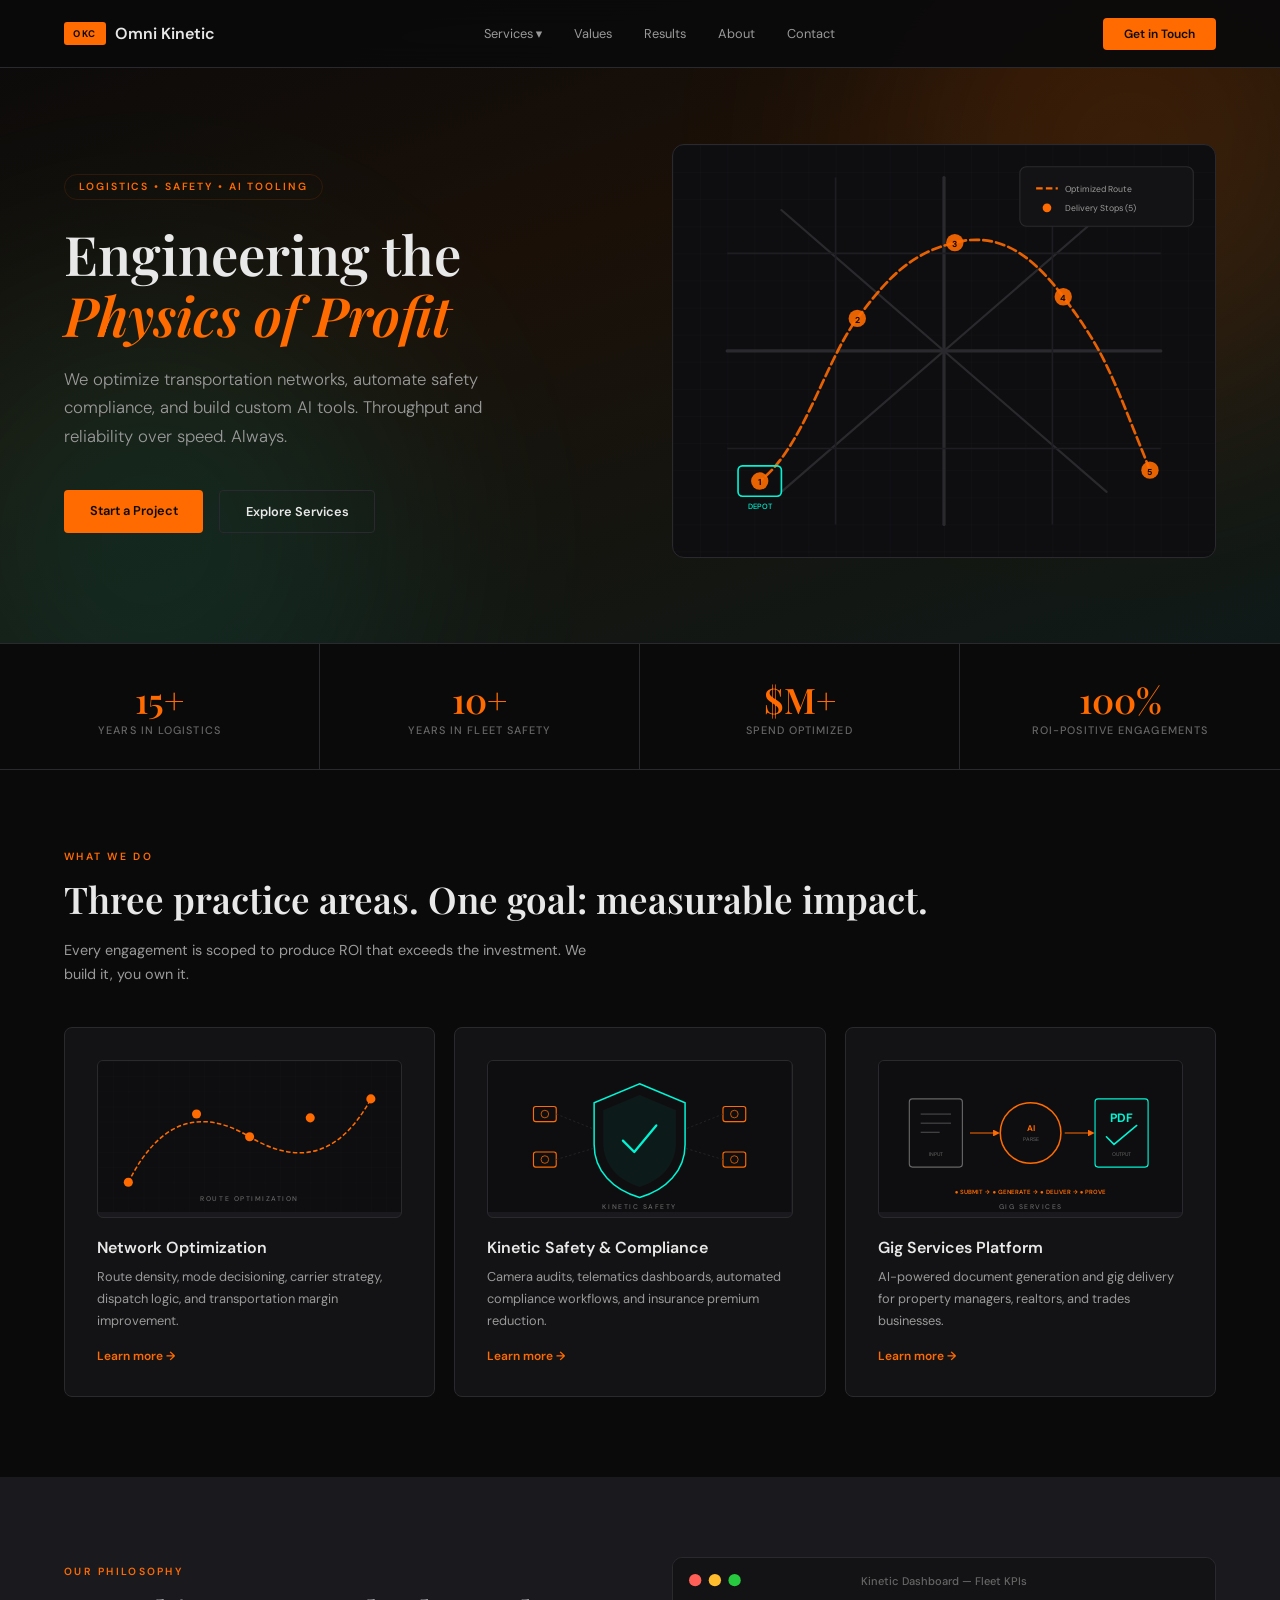
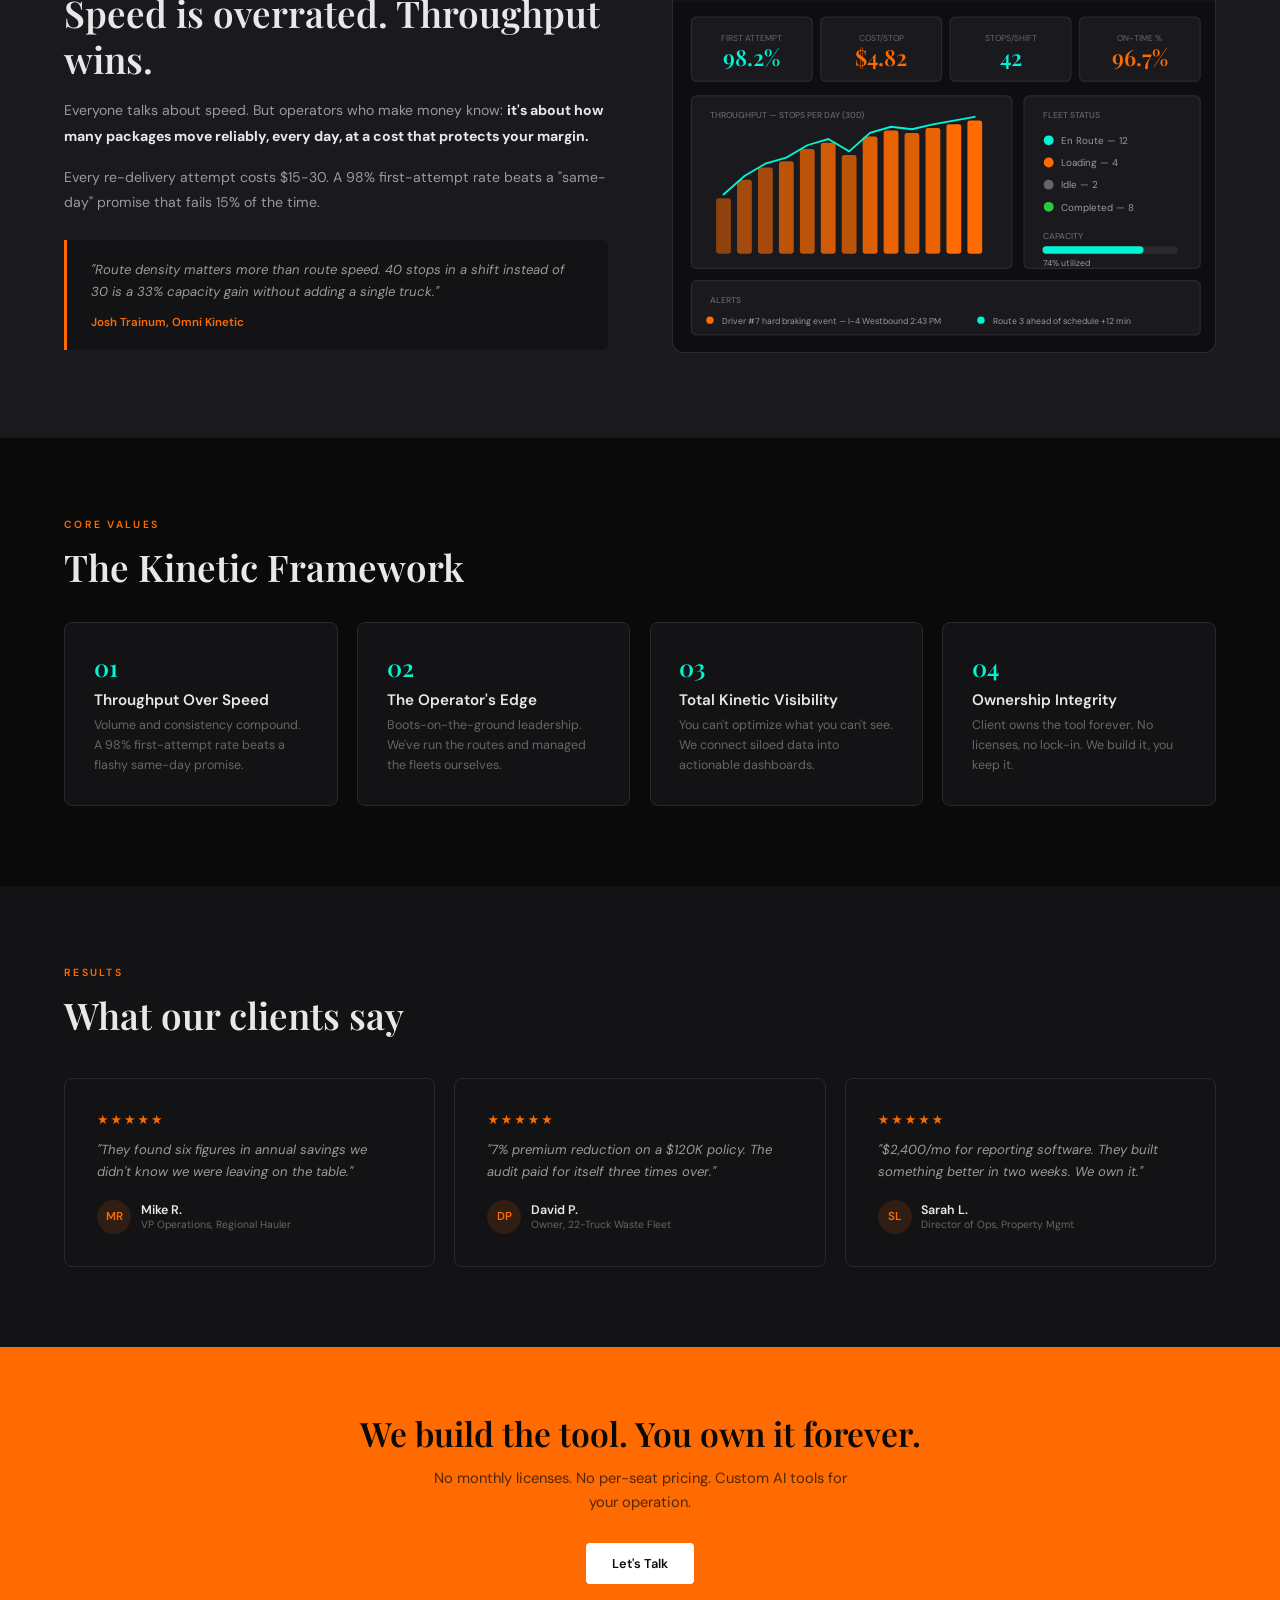
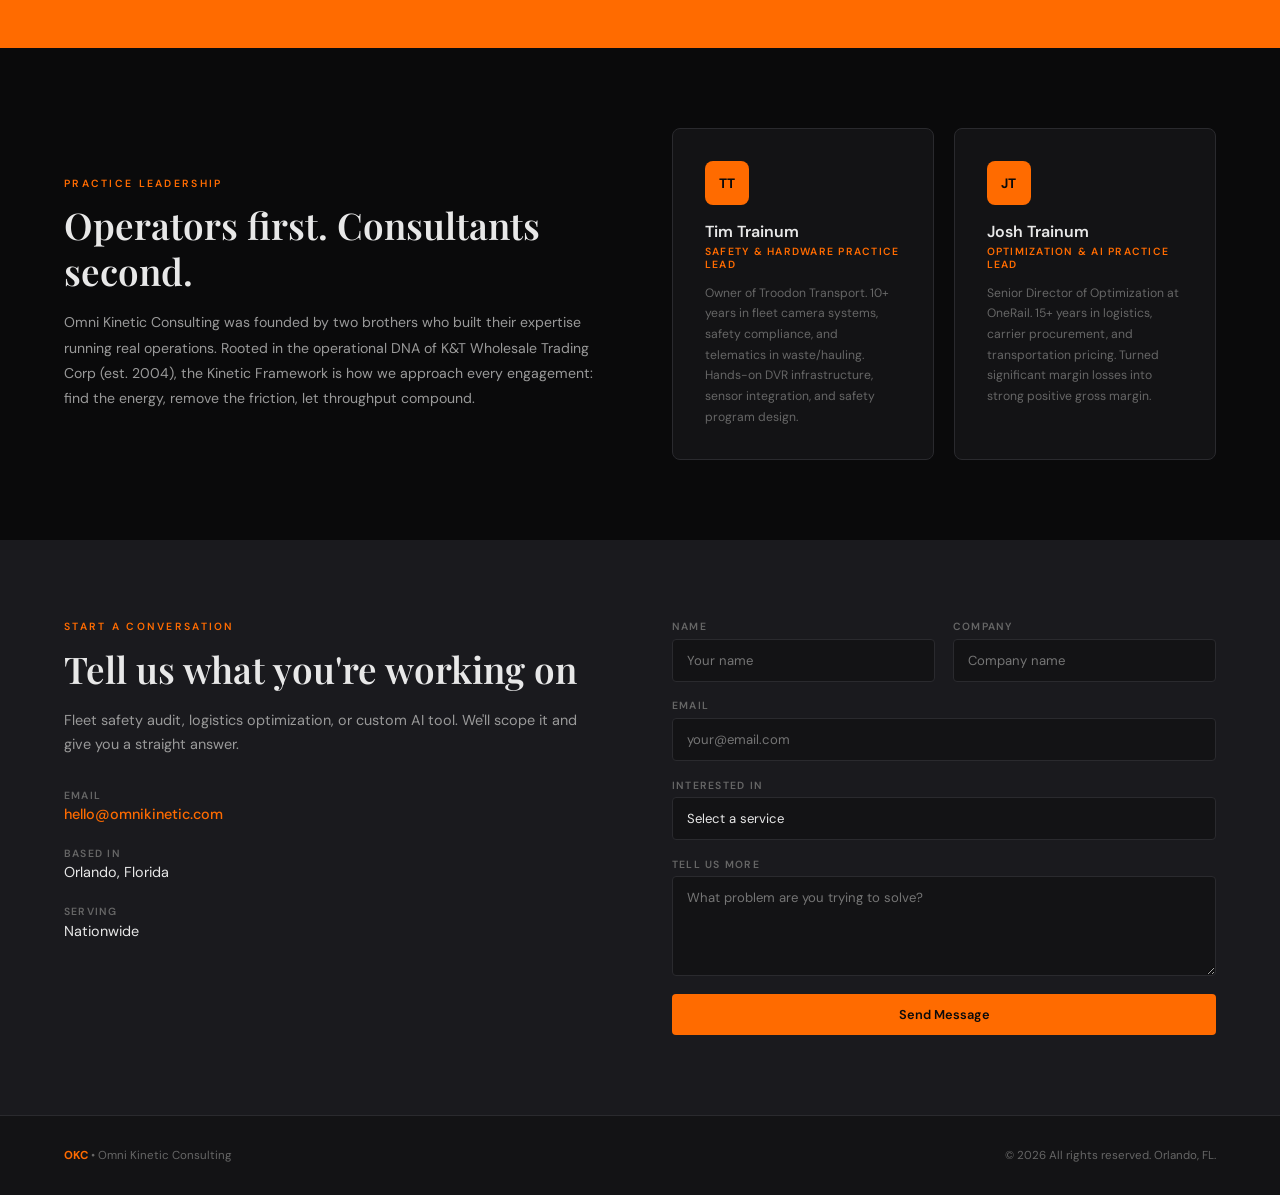
<file: index.html>
<!DOCTYPE html>
<html lang="en">
<head>
<meta charset="UTF-8">
<meta name="viewport" content="width=device-width, initial-scale=1.0">
<title>Omni Kinetic Consulting | Engineering the Physics of Profit</title>
<link href="https://fonts.googleapis.com/css2?family=DM+Sans:wght@300;400;500;600;700&family=Playfair+Display:ital,wght@0,400;0,500;0,600;0,700;1,400&display=swap" rel="stylesheet">
<style>
:root{--bg:#0a0a0b;--bg2:#131315;--bg3:#1a1a1e;--bdr:#2a2a2e;--t1:#e8e8e8;--t2:#9a9a9a;--t3:#666;--or:#ff6b00;--ord:rgba(255,107,0,.12);--org:rgba(255,107,0,.06);--tl:#00f5d4;--tld:rgba(0,245,212,.1);--w:#fff;--sf:'Playfair Display',Georgia,serif;--sn:'DM Sans',system-ui,sans-serif}
*{margin:0;padding:0;box-sizing:border-box}html{scroll-behavior:smooth}body{font-family:var(--sn);color:var(--t1);background:var(--bg);-webkit-font-smoothing:antialiased}a{color:inherit}
nav{position:fixed;top:0;width:100%;z-index:100;background:rgba(10,10,11,.92);backdrop-filter:blur(14px);border-bottom:1px solid var(--bdr);padding:0 4rem;display:flex;justify-content:space-between;align-items:center;height:68px}
.nl{font-size:1rem;font-weight:600;color:var(--t1);text-decoration:none;display:flex;align-items:center;gap:.6rem}
.mk{background:var(--or);color:var(--bg);font-size:.6rem;font-weight:700;letter-spacing:.18em;padding:.3rem .55rem;border-radius:3px}
.nv{display:flex;gap:0;list-style:none}.nv>li{position:relative}.nv>li>a{font-size:.8rem;font-weight:400;color:var(--t2);text-decoration:none;padding:1.3rem 1rem;display:block;transition:color .2s}.nv>li>a:hover{color:var(--or)}
.dd{display:none;position:absolute;top:100%;left:0;background:var(--bg3);border:1px solid var(--bdr);border-radius:6px;min-width:280px;box-shadow:0 12px 40px rgba(0,0,0,.4);padding:.4rem 0;z-index:200}.nv li:hover .dd{display:block}.dd a{display:block;padding:.65rem 1.2rem;font-size:.8rem;color:var(--t2);text-decoration:none;transition:background .15s}.dd a:hover{background:var(--ord);color:var(--or)}.dd a small{display:block;font-size:.7rem;color:var(--t3);margin-top:.1rem}
.nc{font-size:.75rem;font-weight:600;color:var(--bg);background:var(--or);padding:.5rem 1.3rem;border-radius:4px;text-decoration:none;transition:background .2s}.nc:hover{background:#e55f00}
.mobt{display:none;cursor:pointer;background:none;border:none}.mobt span{display:block;width:22px;height:2px;background:var(--t1);margin:5px 0}
section{padding:5rem 4rem}
.tg{font-size:.65rem;font-weight:600;letter-spacing:.22em;text-transform:uppercase;color:var(--or);margin-bottom:.8rem}
.tt{font-family:var(--sf);font-size:clamp(1.7rem,3vw,2.3rem);font-weight:600;line-height:1.25;margin-bottom:1rem}
.ds{font-size:.9rem;font-weight:400;color:var(--t2);line-height:1.7;max-width:540px}
.sp{display:grid;grid-template-columns:1fr 1fr;gap:4rem;align-items:center}
.cg{display:grid;gap:1.2rem;margin-top:2.5rem}.c3{grid-template-columns:repeat(3,1fr)}.c4{grid-template-columns:repeat(4,1fr)}.c2{grid-template-columns:repeat(2,1fr)}
.cd{background:var(--bg2);border:1px solid var(--bdr);border-radius:8px;padding:2rem;transition:all .3s;text-decoration:none;display:block}.cd:hover{border-color:var(--or);box-shadow:0 0 30px var(--org);transform:translateY(-2px)}
.cd h3{font-size:1rem;font-weight:600;color:var(--t1);margin-bottom:.5rem}.cd p{font-size:.8rem;color:var(--t2);line-height:1.7}
.cd ul{list-style:none;margin-top:.7rem}.cd ul li{font-size:.76rem;color:var(--t3);padding:.2rem 0 .2rem 1rem;position:relative}.cd ul li::before{content:'';position:absolute;left:0;top:9px;width:4px;height:4px;border-radius:50%;background:var(--or)}
.vc{background:var(--bg2);border:1px solid var(--bdr);border-radius:8px;padding:1.8rem;transition:all .3s}.vc:hover{border-color:var(--tl)}.vn{font-family:var(--sf);font-size:1.5rem;font-weight:600;color:var(--tl);margin-bottom:.4rem}.vc h3{font-size:.95rem;font-weight:600;margin-bottom:.4rem}.vc p{font-size:.78rem;color:var(--t3);line-height:1.6}
.btn{display:inline-block;font-family:var(--sn);font-size:.8rem;font-weight:600;padding:.75rem 1.6rem;border-radius:4px;text-decoration:none;transition:all .2s;border:none;cursor:pointer}
.bo{background:var(--or);color:var(--bg)}.bo:hover{background:#e55f00}
.bw{background:var(--w);color:var(--bg)}.bw:hover{background:#f0f0f0}
.bgh{background:transparent;color:var(--t1);border:1px solid var(--bdr)}.bgh:hover{border-color:var(--or);color:var(--or)}
.sb{border-top:1px solid var(--bdr);border-bottom:1px solid var(--bdr);display:grid;grid-template-columns:repeat(4,1fr)}.st{text-align:center;padding:2rem 1rem;border-right:1px solid var(--bdr)}.st:last-child{border-right:none}.sv{font-family:var(--sf);font-size:2.2rem;font-weight:600;color:var(--or)}.sl{font-size:.68rem;font-weight:500;color:var(--t3);text-transform:uppercase;letter-spacing:.1em}
.cb{background:var(--or);color:var(--bg);text-align:center;padding:4rem}.cb h2{font-family:var(--sf);font-size:clamp(1.5rem,3vw,2.1rem);font-weight:600;margin-bottom:.8rem}.cb p{font-size:.92rem;color:rgba(10,10,11,.7);max-width:440px;margin:0 auto 1.8rem;line-height:1.6}
.cg2{display:grid;grid-template-columns:1fr 1fr;gap:4rem;align-items:start}
.cf{display:flex;flex-direction:column;gap:1.1rem}.fr{display:grid;grid-template-columns:1fr 1fr;gap:1.1rem}.fg{display:flex;flex-direction:column;gap:.35rem}.fg label{font-size:.65rem;font-weight:600;letter-spacing:.12em;text-transform:uppercase;color:var(--t3)}.fg input,.fg textarea,.fg select{font-family:var(--sn);font-size:.82rem;color:var(--t1);background:var(--bg2);border:1px solid var(--bdr);border-radius:4px;padding:.75rem .9rem;outline:none;transition:border-color .2s}.fg input:focus,.fg textarea:focus,.fg select:focus{border-color:var(--or)}.fg textarea{min-height:100px;resize:vertical}.fg select{cursor:pointer;-webkit-appearance:none}
.ci3{margin-bottom:1.5rem}.ci3l{font-size:.65rem;font-weight:600;letter-spacing:.12em;text-transform:uppercase;color:var(--t3);margin-bottom:.2rem}.ci3v{font-size:.9rem}.ci3v a{color:var(--or);text-decoration:none;font-weight:500}
footer{background:var(--bg2);border-top:1px solid var(--bdr);color:var(--t3);padding:2rem 4rem;display:flex;justify-content:space-between;align-items:center;font-size:.72rem}footer strong{color:var(--or)}
.rv{opacity:0;transform:translateY(18px);transition:opacity .4s ease,transform .4s ease}.rv.v{opacity:1;transform:translateY(0)}
.mm{display:none;position:fixed;inset:0;background:var(--bg);z-index:200;flex-direction:column;justify-content:center;align-items:center;gap:1.5rem}.mm.open{display:flex}.mm a{font-size:1.2rem;font-weight:500;color:var(--t1);text-decoration:none}.mm a:hover{color:var(--or)}.mc{position:absolute;top:1rem;right:1.5rem;font-size:1.8rem;color:var(--t1);cursor:pointer;background:none;border:none}
.svc-img{width:100%;margin-bottom:1.2rem;border-radius:6px;overflow:hidden;background:var(--bg3);border:1px solid var(--bdr)}
.hero-split{display:grid;grid-template-columns:1fr 1fr;gap:4rem;align-items:center}
.kb{background:var(--bg2);border:1px solid var(--bdr);border-radius:6px;padding:1.2rem;text-align:center}
.kv2{font-family:var(--sf);font-size:1.7rem;font-weight:600;color:var(--or)}
.kl2{font-size:.62rem;font-weight:400;color:var(--t3);text-transform:uppercase;letter-spacing:.08em;margin-top:.2rem}
.qb{margin-top:1.5rem;background:var(--bg2);border-left:3px solid var(--or);padding:1.2rem 1.5rem;border-radius:0 6px 6px 0}.qb p{font-size:.82rem;font-style:italic;color:var(--t2);line-height:1.7;margin-bottom:.4rem}.qb cite{font-size:.72rem;color:var(--or);font-style:normal;font-weight:600}
@media(max-width:1024px){section{padding:3.5rem 2rem}nav{padding:0 1.5rem}.cg.c3,.cg.c4,.cg.c2,.sp,.cg2,.hero-split{grid-template-columns:1fr}.sb{grid-template-columns:repeat(2,1fr)}footer{padding:1.5rem 2rem;flex-direction:column;gap:.5rem;text-align:center}}
@media(max-width:768px){.nv,.nc{display:none}.mobt{display:block}.fr{grid-template-columns:1fr}.sb{grid-template-columns:1fr}.st{border-right:none;border-bottom:1px solid var(--bdr)}.st:last-child{border-bottom:none}}
</style>
</head>
<body>

<nav>
  <a href="index.html" class="nl"><span class="mk">OKC</span> Omni Kinetic</a>
  <ul class="nv">
    <li><a href="#">Services &#9662;</a><div class="dd"><a href="network-optimization.html"><strong>Network Optimization</strong><small>Route density, mode decisioning, throughput</small></a><a href="kinetic-safety.html"><strong>Kinetic Safety & Compliance</strong><small>Camera audits, telematics, AI reporting</small></a><a href="gig-platform.html"><strong>Gig Services Platform</strong><small>Automated doc generation & delivery</small></a></div></li>
    <li><a href="#values">Values</a></li>
    <li><a href="#results">Results</a></li>
    <li><a href="#about">About</a></li>
    <li><a href="#contact">Contact</a></li>
  </ul>
  <a href="#contact" class="nc">Get in Touch</a>
  <button class="mobt" onclick="document.querySelector('.mm').classList.add('open')"><span></span><span></span><span></span></button>
</nav>
<div class="mm"><button class="mc" onclick="this.parentElement.classList.remove('open')">&times;</button><a href="network-optimization.html">Network Optimization</a><a href="kinetic-safety.html">Kinetic Safety</a><a href="gig-platform.html">Gig Platform</a><a href="#results" onclick="this.parentElement.classList.remove('open')">Results</a><a href="#about" onclick="this.parentElement.classList.remove('open')">About</a><a href="#contact" onclick="this.parentElement.classList.remove('open')">Contact</a></div>

<!-- HERO with route map SVG -->
<section style="padding:9rem 4rem 5rem;background:linear-gradient(160deg,#0a0a0b,#1a1008 40%,#0f1a18);position:relative;overflow:hidden">
  <div style="position:absolute;width:500px;height:500px;border-radius:50%;filter:blur(120px);opacity:.15;background:var(--or);top:-100px;right:-100px"></div>
  <div style="position:absolute;width:500px;height:500px;border-radius:50%;filter:blur(120px);opacity:.1;background:var(--tl);bottom:-150px;left:-100px"></div>
  <div class="hero-split" style="position:relative">
    <div>
      <div style="display:inline-block;font-size:.65rem;font-weight:600;letter-spacing:.18em;text-transform:uppercase;color:var(--or);border:1px solid var(--ord);padding:.35rem .9rem;border-radius:20px;margin-bottom:1.5rem">Logistics &bull; Safety &bull; AI Tooling</div>
      <h1 style="font-family:var(--sf);font-size:clamp(2.4rem,5vw,3.4rem);font-weight:600;line-height:1.12;margin-bottom:1.2rem">Engineering the <em style="font-style:italic;color:var(--or)">Physics of Profit</em></h1>
      <p style="font-size:1.05rem;font-weight:300;line-height:1.7;color:var(--t2);max-width:480px;margin-bottom:2.5rem">We optimize transportation networks, automate safety compliance, and build custom AI tools. Throughput and reliability over speed. Always.</p>
      <div style="display:flex;gap:1rem;flex-wrap:wrap"><a href="#contact" class="btn bo">Start a Project</a><a href="#services" class="btn bgh">Explore Services</a></div>
    </div>
    <!-- HERO SVG: Route optimization map -->
    <div class="rv">
      <svg viewBox="0 0 500 380" xmlns="http://www.w3.org/2000/svg" style="width:100%;border-radius:12px;border:1px solid var(--bdr);background:#0e0e10">
        <!-- Grid -->
        <defs><pattern id="grid" width="25" height="25" patternUnits="userSpaceOnUse"><path d="M 25 0 L 0 0 0 25" fill="none" stroke="#1a1a1e" stroke-width="0.5"/></pattern></defs>
        <rect width="500" height="380" fill="url(#grid)"/>
        <!-- Roads -->
        <path d="M50,190 L450,190" stroke="#2a2a2e" stroke-width="3" stroke-linecap="round"/>
        <path d="M250,30 L250,350" stroke="#2a2a2e" stroke-width="3" stroke-linecap="round"/>
        <path d="M100,60 L400,320" stroke="#2a2a2e" stroke-width="2" stroke-linecap="round"/>
        <path d="M400,60 L100,320" stroke="#2a2a2e" stroke-width="2" stroke-linecap="round"/>
        <path d="M50,100 L450,100" stroke="#1e1e22" stroke-width="1.5"/>
        <path d="M50,280 L450,280" stroke="#1e1e22" stroke-width="1.5"/>
        <path d="M150,30 L150,350" stroke="#1e1e22" stroke-width="1.5"/>
        <path d="M350,30 L350,350" stroke="#1e1e22" stroke-width="1.5"/>
        <!-- Optimized route path -->
        <path d="M80,310 C120,280 140,200 170,160 S220,100 260,90 S330,100 360,140 S400,200 420,250 L440,300" stroke="var(--or)" stroke-width="2.5" fill="none" stroke-linecap="round" stroke-dasharray="8,4" opacity="0.9">
          <animate attributeName="stroke-dashoffset" from="120" to="0" dur="3s" repeatCount="indefinite"/>
        </path>
        <!-- Stop markers -->
        <circle cx="80" cy="310" r="8" fill="var(--or)" opacity="0.9"/><text x="80" y="314" text-anchor="middle" fill="#0a0a0b" font-size="8" font-weight="700" font-family="DM Sans">1</text>
        <circle cx="170" cy="160" r="8" fill="var(--or)" opacity="0.9"/><text x="170" y="164" text-anchor="middle" fill="#0a0a0b" font-size="8" font-weight="700" font-family="DM Sans">2</text>
        <circle cx="260" cy="90" r="8" fill="var(--or)" opacity="0.9"/><text x="260" y="94" text-anchor="middle" fill="#0a0a0b" font-size="8" font-weight="700" font-family="DM Sans">3</text>
        <circle cx="360" cy="140" r="8" fill="var(--or)" opacity="0.9"/><text x="360" y="144" text-anchor="middle" fill="#0a0a0b" font-size="8" font-weight="700" font-family="DM Sans">4</text>
        <circle cx="440" cy="300" r="8" fill="var(--or)" opacity="0.9"/><text x="440" y="304" text-anchor="middle" fill="#0a0a0b" font-size="8" font-weight="700" font-family="DM Sans">5</text>
        <!-- Depot -->
        <rect x="60" y="296" width="40" height="28" rx="4" fill="none" stroke="var(--tl)" stroke-width="1.5"/>
        <text x="80" y="336" text-anchor="middle" fill="var(--tl)" font-size="7" font-family="DM Sans" font-weight="500">DEPOT</text>
        <!-- Legend -->
        <rect x="320" y="20" width="160" height="55" rx="6" fill="#131315" stroke="#2a2a2e" stroke-width="1"/>
        <line x1="335" y1="40" x2="355" y2="40" stroke="var(--or)" stroke-width="2" stroke-dasharray="6,3"/>
        <text x="362" y="43" fill="var(--t2)" font-size="8" font-family="DM Sans">Optimized Route</text>
        <circle cx="345" cy="58" r="4" fill="var(--or)"/>
        <text x="362" y="61" fill="var(--t2)" font-size="8" font-family="DM Sans">Delivery Stops (5)</text>
      </svg>
    </div>
  </div>
</section>

<!-- STATS -->
<div class="sb"><div class="st"><div class="sv">15+</div><div class="sl">Years in Logistics</div></div><div class="st"><div class="sv">10+</div><div class="sl">Years in Fleet Safety</div></div><div class="st"><div class="sv">$M+</div><div class="sl">Spend Optimized</div></div><div class="st"><div class="sv">100%</div><div class="sl">ROI-Positive Engagements</div></div></div>

<!-- SERVICES with SVG illustrations -->
<section id="services">
  <div class="rv"><p class="tg">What We Do</p><h2 class="tt">Three practice areas. One goal: measurable impact.</h2><p class="ds">Every engagement is scoped to produce ROI that exceeds the investment. We build it, you own it.</p></div>
  <div class="cg c3">
    <!-- Network Optimization -->
    <a href="network-optimization.html" class="cd rv" style="text-decoration:none">
      <div class="svc-img">
        <svg viewBox="0 0 400 200" xmlns="http://www.w3.org/2000/svg">
          <rect width="400" height="200" fill="#0e0e10"/>
          <defs><pattern id="g2" width="20" height="20" patternUnits="userSpaceOnUse"><path d="M 20 0 L 0 0 0 20" fill="none" stroke="#1a1a1e" stroke-width="0.4"/></pattern></defs>
          <rect width="400" height="200" fill="url(#g2)"/>
          <!-- Mini route -->
          <path d="M40,160 Q100,40 200,100 T360,50" stroke="var(--or)" stroke-width="2" fill="none" stroke-dasharray="6,3"><animate attributeName="stroke-dashoffset" from="60" to="0" dur="2s" repeatCount="indefinite"/></path>
          <circle cx="40" cy="160" r="6" fill="var(--or)"/><circle cx="130" cy="70" r="6" fill="var(--or)"/><circle cx="200" cy="100" r="6" fill="var(--or)"/><circle cx="280" cy="75" r="6" fill="var(--or)"/><circle cx="360" cy="50" r="6" fill="var(--or)"/>
          <!-- Labels -->
          <text x="200" y="185" text-anchor="middle" fill="var(--t3)" font-size="9" font-family="DM Sans" font-weight="500" letter-spacing="2">ROUTE OPTIMIZATION</text>
        </svg>
      </div>
      <h3>Network Optimization</h3>
      <p>Route density, mode decisioning, carrier strategy, dispatch logic, and transportation margin improvement.</p>
      <div style="margin-top:1rem;font-size:.75rem;font-weight:600;color:var(--or)">Learn more &rarr;</div>
    </a>
    <!-- Kinetic Safety -->
    <a href="kinetic-safety.html" class="cd rv" style="text-decoration:none">
      <div class="svc-img">
        <svg viewBox="0 0 400 200" xmlns="http://www.w3.org/2000/svg">
          <rect width="400" height="200" fill="#0e0e10"/>
          <!-- Shield -->
          <path d="M200,30 L260,55 L260,110 C260,145 235,170 200,180 C165,170 140,145 140,110 L140,55 Z" fill="none" stroke="var(--tl)" stroke-width="2"/>
          <path d="M200,45 L248,65 L248,108 C248,137 228,158 200,166 C172,158 152,137 152,108 L152,65 Z" fill="rgba(0,245,212,0.05)"/>
          <!-- Check -->
          <path d="M178,105 L193,120 L222,85" stroke="var(--tl)" stroke-width="3" fill="none" stroke-linecap="round" stroke-linejoin="round"/>
          <!-- Camera icons -->
          <rect x="60" y="60" width="30" height="20" rx="3" fill="none" stroke="var(--or)" stroke-width="1.5"/><circle cx="75" cy="70" r="5" fill="none" stroke="var(--or)" stroke-width="1"/>
          <rect x="310" y="60" width="30" height="20" rx="3" fill="none" stroke="var(--or)" stroke-width="1.5"/><circle cx="325" cy="70" r="5" fill="none" stroke="var(--or)" stroke-width="1"/>
          <rect x="60" y="120" width="30" height="20" rx="3" fill="none" stroke="var(--or)" stroke-width="1.5"/><circle cx="75" cy="130" r="5" fill="none" stroke="var(--or)" stroke-width="1"/>
          <rect x="310" y="120" width="30" height="20" rx="3" fill="none" stroke="var(--or)" stroke-width="1.5"/><circle cx="325" cy="130" r="5" fill="none" stroke="var(--or)" stroke-width="1"/>
          <!-- Lines to shield -->
          <line x1="90" y1="70" x2="140" y2="90" stroke="var(--bdr)" stroke-width="1" stroke-dasharray="3,3"/>
          <line x1="310" y1="70" x2="260" y2="90" stroke="var(--bdr)" stroke-width="1" stroke-dasharray="3,3"/>
          <line x1="90" y1="130" x2="140" y2="115" stroke="var(--bdr)" stroke-width="1" stroke-dasharray="3,3"/>
          <line x1="310" y1="130" x2="260" y2="115" stroke="var(--bdr)" stroke-width="1" stroke-dasharray="3,3"/>
          <text x="200" y="195" text-anchor="middle" fill="var(--t3)" font-size="9" font-family="DM Sans" font-weight="500" letter-spacing="2">KINETIC SAFETY</text>
        </svg>
      </div>
      <h3>Kinetic Safety & Compliance</h3>
      <p>Camera audits, telematics dashboards, automated compliance workflows, and insurance premium reduction.</p>
      <div style="margin-top:1rem;font-size:.75rem;font-weight:600;color:var(--or)">Learn more &rarr;</div>
    </a>
    <!-- Gig Platform -->
    <a href="gig-platform.html" class="cd rv" style="text-decoration:none">
      <div class="svc-img">
        <svg viewBox="0 0 400 200" xmlns="http://www.w3.org/2000/svg">
          <rect width="400" height="200" fill="#0e0e10"/>
          <!-- Document flow -->
          <rect x="40" y="50" width="70" height="90" rx="4" fill="none" stroke="var(--t3)" stroke-width="1.5"/>
          <line x1="55" y1="70" x2="95" y2="70" stroke="var(--t3)" stroke-width="1"/><line x1="55" y1="82" x2="95" y2="82" stroke="var(--t3)" stroke-width="1"/><line x1="55" y1="94" x2="80" y2="94" stroke="var(--t3)" stroke-width="1"/>
          <text x="75" y="125" text-anchor="middle" fill="var(--t3)" font-size="7" font-family="DM Sans">INPUT</text>
          <!-- Arrow 1 -->
          <line x1="120" y1="95" x2="155" y2="95" stroke="var(--or)" stroke-width="1.5" marker-end="url(#arrow)"/>
          <defs><marker id="arrow" viewBox="0 0 10 10" refX="5" refY="5" markerWidth="6" markerHeight="6" orient="auto"><path d="M 0 0 L 10 5 L 0 10 z" fill="var(--or)"/></marker></defs>
          <!-- AI Brain -->
          <rect x="160" y="55" width="80" height="80" rx="40" fill="none" stroke="var(--or)" stroke-width="2"/>
          <text x="200" y="92" text-anchor="middle" fill="var(--or)" font-size="11" font-family="DM Sans" font-weight="700">AI</text>
          <text x="200" y="105" text-anchor="middle" fill="var(--t3)" font-size="7" font-family="DM Sans">PARSE</text>
          <!-- Arrow 2 -->
          <line x1="245" y1="95" x2="280" y2="95" stroke="var(--or)" stroke-width="1.5" marker-end="url(#arrow)"/>
          <!-- Output PDF -->
          <rect x="285" y="50" width="70" height="90" rx="4" fill="none" stroke="var(--tl)" stroke-width="1.5"/>
          <text x="320" y="80" text-anchor="middle" fill="var(--tl)" font-size="16" font-family="DM Sans" font-weight="700">PDF</text>
          <path d="M300,100 L310,110 L340,85" stroke="var(--tl)" stroke-width="2" fill="none" stroke-linecap="round"/>
          <text x="320" y="125" text-anchor="middle" fill="var(--t3)" font-size="7" font-family="DM Sans">OUTPUT</text>
          <!-- Delivery -->
          <text x="200" y="175" text-anchor="middle" fill="var(--or)" font-size="8" font-family="DM Sans" font-weight="600">&#9679; SUBMIT  &#8594;  &#9679; GENERATE  &#8594;  &#9679; DELIVER  &#8594;  &#9679; PROVE</text>
          <text x="200" y="195" text-anchor="middle" fill="var(--t3)" font-size="9" font-family="DM Sans" font-weight="500" letter-spacing="2">GIG SERVICES</text>
        </svg>
      </div>
      <h3>Gig Services Platform</h3>
      <p>AI-powered document generation and gig delivery for property managers, realtors, and trades businesses.</p>
      <div style="margin-top:1rem;font-size:.75rem;font-weight:600;color:var(--or)">Learn more &rarr;</div>
    </a>
  </div>
</section>

<!-- PHILOSOPHY with dashboard SVG -->
<section style="background:var(--bg3)">
  <div class="sp">
    <div class="rv">
      <p class="tg">Our Philosophy</p>
      <h2 class="tt">Speed is overrated. Throughput wins.</h2>
      <p style="font-size:.88rem;color:var(--t2);line-height:1.8">Everyone talks about speed. But operators who make money know: <strong style="color:var(--t1)">it's about how many packages move reliably, every day, at a cost that protects your margin.</strong></p>
      <p style="font-size:.88rem;color:var(--t2);line-height:1.8;margin-top:1rem">Every re-delivery attempt costs $15-30. A 98% first-attempt rate beats a "same-day" promise that fails 15% of the time.</p>
      <div class="qb"><p>"Route density matters more than route speed. 40 stops in a shift instead of 30 is a 33% capacity gain without adding a single truck."</p><cite>Josh Trainum, Omni Kinetic</cite></div>
    </div>
    <!-- KPI Dashboard SVG -->
    <div class="rv">
      <svg viewBox="0 0 440 320" xmlns="http://www.w3.org/2000/svg" style="width:100%;border-radius:10px;border:1px solid var(--bdr)">
        <rect width="440" height="320" fill="#0e0e10" rx="10"/>
        <!-- Title bar -->
        <rect x="0" y="0" width="440" height="36" fill="#131315" rx="10 10 0 0"/>
        <circle cx="18" cy="18" r="5" fill="#ff5f56"/><circle cx="34" cy="18" r="5" fill="#ffbd2e"/><circle cx="50" cy="18" r="5" fill="#27c93f"/>
        <text x="220" y="22" text-anchor="middle" fill="var(--t3)" font-size="9" font-family="DM Sans" font-weight="500">Kinetic Dashboard — Fleet KPIs</text>
        <!-- KPI boxes -->
        <rect x="15" y="48" width="98" height="52" rx="4" fill="#1a1a1e" stroke="#2a2a2e" stroke-width="1"/>
        <text x="64" y="67" text-anchor="middle" fill="var(--t3)" font-size="7" font-family="DM Sans">FIRST ATTEMPT</text>
        <text x="64" y="88" text-anchor="middle" fill="var(--tl)" font-size="18" font-family="Playfair Display" font-weight="600">98.2%</text>
        <rect x="120" y="48" width="98" height="52" rx="4" fill="#1a1a1e" stroke="#2a2a2e" stroke-width="1"/>
        <text x="169" y="67" text-anchor="middle" fill="var(--t3)" font-size="7" font-family="DM Sans">COST/STOP</text>
        <text x="169" y="88" text-anchor="middle" fill="var(--or)" font-size="18" font-family="Playfair Display" font-weight="600">$4.82</text>
        <rect x="225" y="48" width="98" height="52" rx="4" fill="#1a1a1e" stroke="#2a2a2e" stroke-width="1"/>
        <text x="274" y="67" text-anchor="middle" fill="var(--t3)" font-size="7" font-family="DM Sans">STOPS/SHIFT</text>
        <text x="274" y="88" text-anchor="middle" fill="var(--tl)" font-size="18" font-family="Playfair Display" font-weight="600">42</text>
        <rect x="330" y="48" width="98" height="52" rx="4" fill="#1a1a1e" stroke="#2a2a2e" stroke-width="1"/>
        <text x="379" y="67" text-anchor="middle" fill="var(--t3)" font-size="7" font-family="DM Sans">ON-TIME %</text>
        <text x="379" y="88" text-anchor="middle" fill="var(--or)" font-size="18" font-family="Playfair Display" font-weight="600">96.7%</text>
        <!-- Chart area -->
        <rect x="15" y="112" width="260" height="140" rx="4" fill="#1a1a1e" stroke="#2a2a2e" stroke-width="1"/>
        <text x="30" y="130" fill="var(--t3)" font-size="7" font-family="DM Sans" font-weight="500">THROUGHPUT — STOPS PER DAY (30D)</text>
        <!-- Bar chart -->
        <rect x="35" y="195" width="12" height="45" rx="2" fill="var(--or)" opacity="0.5"/>
        <rect x="52" y="180" width="12" height="60" rx="2" fill="var(--or)" opacity="0.6"/>
        <rect x="69" y="170" width="12" height="70" rx="2" fill="var(--or)" opacity="0.6"/>
        <rect x="86" y="165" width="12" height="75" rx="2" fill="var(--or)" opacity="0.7"/>
        <rect x="103" y="155" width="12" height="85" rx="2" fill="var(--or)" opacity="0.7"/>
        <rect x="120" y="150" width="12" height="90" rx="2" fill="var(--or)" opacity="0.8"/>
        <rect x="137" y="160" width="12" height="80" rx="2" fill="var(--or)" opacity="0.7"/>
        <rect x="154" y="145" width="12" height="95" rx="2" fill="var(--or)" opacity="0.85"/>
        <rect x="171" y="140" width="12" height="100" rx="2" fill="var(--or)" opacity="0.9"/>
        <rect x="188" y="142" width="12" height="98" rx="2" fill="var(--or)" opacity="0.85"/>
        <rect x="205" y="138" width="12" height="102" rx="2" fill="var(--or)" opacity="0.9"/>
        <rect x="222" y="135" width="12" height="105" rx="2" fill="var(--or)"/>
        <rect x="239" y="132" width="12" height="108" rx="2" fill="var(--or)"/>
        <!-- Trend line -->
        <path d="M41,192 L58,177 L75,167 L92,162 L109,152 L126,147 L143,157 L160,142 L177,137 L194,139 L211,135 L228,132 L245,129" stroke="var(--tl)" stroke-width="1.5" fill="none" stroke-linecap="round"/>
        <!-- Side panel -->
        <rect x="285" y="112" width="143" height="140" rx="4" fill="#1a1a1e" stroke="#2a2a2e" stroke-width="1"/>
        <text x="300" y="130" fill="var(--t3)" font-size="7" font-family="DM Sans" font-weight="500">FLEET STATUS</text>
        <circle cx="305" cy="148" r="4" fill="var(--tl)"/><text x="315" y="151" fill="var(--t2)" font-size="8" font-family="DM Sans">En Route — 12</text>
        <circle cx="305" cy="166" r="4" fill="var(--or)"/><text x="315" y="169" fill="var(--t2)" font-size="8" font-family="DM Sans">Loading — 4</text>
        <circle cx="305" cy="184" r="4" fill="var(--t3)"/><text x="315" y="187" fill="var(--t2)" font-size="8" font-family="DM Sans">Idle — 2</text>
        <circle cx="305" cy="202" r="4" fill="#27c93f"/><text x="315" y="205" fill="var(--t2)" font-size="8" font-family="DM Sans">Completed — 8</text>
        <text x="300" y="228" fill="var(--t3)" font-size="7" font-family="DM Sans" font-weight="500">CAPACITY</text>
        <rect x="300" y="234" width="110" height="6" rx="3" fill="#2a2a2e"/><rect x="300" y="234" width="82" height="6" rx="3" fill="var(--tl)"/>
        <text x="300" y="250" fill="var(--t2)" font-size="7" font-family="DM Sans">74% utilized</text>
        <!-- Bottom bar -->
        <rect x="15" y="262" width="413" height="44" rx="4" fill="#1a1a1e" stroke="#2a2a2e" stroke-width="1"/>
        <text x="30" y="280" fill="var(--t3)" font-size="7" font-family="DM Sans" font-weight="500">ALERTS</text>
        <circle cx="30" cy="294" r="3" fill="var(--or)"/><text x="40" y="297" fill="var(--t2)" font-size="7" font-family="DM Sans">Driver #7 hard braking event — I-4 Westbound 2:43 PM</text>
        <circle cx="250" cy="294" r="3" fill="var(--tl)"/><text x="260" y="297" fill="var(--t2)" font-size="7" font-family="DM Sans">Route 3 ahead of schedule +12 min</text>
      </svg>
    </div>
  </div>
</section>

<!-- CORE VALUES -->
<section id="values">
  <div class="rv"><p class="tg">Core Values</p><h2 class="tt">The Kinetic Framework</h2></div>
  <div class="cg c4" style="margin-top:2rem">
    <div class="vc rv"><div class="vn">01</div><h3>Throughput Over Speed</h3><p>Volume and consistency compound. A 98% first-attempt rate beats a flashy same-day promise.</p></div>
    <div class="vc rv"><div class="vn">02</div><h3>The Operator's Edge</h3><p>Boots-on-the-ground leadership. We've run the routes and managed the fleets ourselves.</p></div>
    <div class="vc rv"><div class="vn">03</div><h3>Total Kinetic Visibility</h3><p>You can't optimize what you can't see. We connect siloed data into actionable dashboards.</p></div>
    <div class="vc rv"><div class="vn">04</div><h3>Ownership Integrity</h3><p>Client owns the tool forever. No licenses, no lock-in. We build it, you keep it.</p></div>
  </div>
</section>

<!-- RESULTS -->
<section style="background:var(--bg2)" id="results">
  <div class="rv"><p class="tg">Results</p><h2 class="tt">What our clients say</h2></div>
  <div class="cg c3">
    <div class="cd rv"><div style="color:var(--or);font-size:.8rem;margin-bottom:.7rem;letter-spacing:2px">&#9733;&#9733;&#9733;&#9733;&#9733;</div><p style="font-size:.82rem;color:var(--t2);line-height:1.7;font-style:italic;margin-bottom:1rem">"They found six figures in annual savings we didn't know we were leaving on the table."</p><div style="display:flex;align-items:center;gap:.6rem"><div style="width:34px;height:34px;border-radius:50%;background:var(--ord);display:flex;align-items:center;justify-content:center;font-size:.72rem;font-weight:600;color:var(--or)">MR</div><div><div style="font-size:.78rem;font-weight:600">Mike R.</div><div style="font-size:.65rem;color:var(--t3)">VP Operations, Regional Hauler</div></div></div></div>
    <div class="cd rv"><div style="color:var(--or);font-size:.8rem;margin-bottom:.7rem;letter-spacing:2px">&#9733;&#9733;&#9733;&#9733;&#9733;</div><p style="font-size:.82rem;color:var(--t2);line-height:1.7;font-style:italic;margin-bottom:1rem">"7% premium reduction on a $120K policy. The audit paid for itself three times over."</p><div style="display:flex;align-items:center;gap:.6rem"><div style="width:34px;height:34px;border-radius:50%;background:var(--ord);display:flex;align-items:center;justify-content:center;font-size:.72rem;font-weight:600;color:var(--or)">DP</div><div><div style="font-size:.78rem;font-weight:600">David P.</div><div style="font-size:.65rem;color:var(--t3)">Owner, 22-Truck Waste Fleet</div></div></div></div>
    <div class="cd rv"><div style="color:var(--or);font-size:.8rem;margin-bottom:.7rem;letter-spacing:2px">&#9733;&#9733;&#9733;&#9733;&#9733;</div><p style="font-size:.82rem;color:var(--t2);line-height:1.7;font-style:italic;margin-bottom:1rem">"$2,400/mo for reporting software. They built something better in two weeks. We own it."</p><div style="display:flex;align-items:center;gap:.6rem"><div style="width:34px;height:34px;border-radius:50%;background:var(--ord);display:flex;align-items:center;justify-content:center;font-size:.72rem;font-weight:600;color:var(--or)">SL</div><div><div style="font-size:.78rem;font-weight:600">Sarah L.</div><div style="font-size:.65rem;color:var(--t3)">Director of Ops, Property Mgmt</div></div></div></div>
  </div>
</section>

<div class="cb"><h2>We build the tool. You own it forever.</h2><p>No monthly licenses. No per-seat pricing. Custom AI tools for your operation.</p><a href="#contact" class="btn bw">Let's Talk</a></div>

<!-- ABOUT -->
<section id="about">
  <div class="sp">
    <div class="rv"><p class="tg">Practice Leadership</p><h2 class="tt">Operators first. Consultants second.</h2><p style="font-size:.88rem;color:var(--t2);line-height:1.8">Omni Kinetic Consulting was founded by two brothers who built their expertise running real operations. Rooted in the operational DNA of K&T Wholesale Trading Corp (est. 2004), the Kinetic Framework is how we approach every engagement: find the energy, remove the friction, let throughput compound.</p></div>
    <div class="cg c2 rv" style="margin-top:0">
      <div class="cd"><div style="width:44px;height:44px;border-radius:8px;background:var(--or);color:var(--bg);display:flex;align-items:center;justify-content:center;font-weight:700;font-size:.85rem;margin-bottom:1rem">TT</div><div style="font-size:1rem;font-weight:600;margin-bottom:.2rem">Tim Trainum</div><div style="font-size:.65rem;font-weight:600;color:var(--or);text-transform:uppercase;letter-spacing:.12em;margin-bottom:.7rem">Safety & Hardware Practice Lead</div><p style="font-size:.76rem;color:var(--t3);line-height:1.7">Owner of Troodon Transport. 10+ years in fleet camera systems, safety compliance, and telematics in waste/hauling. Hands-on DVR infrastructure, sensor integration, and safety program design.</p></div>
      <div class="cd"><div style="width:44px;height:44px;border-radius:8px;background:var(--or);color:var(--bg);display:flex;align-items:center;justify-content:center;font-weight:700;font-size:.85rem;margin-bottom:1rem">JT</div><div style="font-size:1rem;font-weight:600;margin-bottom:.2rem">Josh Trainum</div><div style="font-size:.65rem;font-weight:600;color:var(--or);text-transform:uppercase;letter-spacing:.12em;margin-bottom:.7rem">Optimization & AI Practice Lead</div><p style="font-size:.76rem;color:var(--t3);line-height:1.7">Senior Director of Optimization at OneRail. 15+ years in logistics, carrier procurement, and transportation pricing. Turned significant margin losses into strong positive gross margin.</p></div>
    </div>
  </div>
</section>

<!-- CONTACT -->
<section style="background:var(--bg3)" id="contact">
  <div class="cg2">
    <div class="rv"><p class="tg">Start a Conversation</p><h2 class="tt">Tell us what you're working on</h2><p class="ds" style="margin-bottom:2rem">Fleet safety audit, logistics optimization, or custom AI tool. We'll scope it and give you a straight answer.</p><div class="ci3"><div class="ci3l">Email</div><div class="ci3v"><a href="mailto:hello@omnikinetic.com">hello@omnikinetic.com</a></div></div><div class="ci3"><div class="ci3l">Based In</div><div class="ci3v">Orlando, Florida</div></div><div class="ci3"><div class="ci3l">Serving</div><div class="ci3v">Nationwide</div></div></div>
    <form class="cf rv" action="https://formspree.io/f/YOUR_FORM_ID" method="POST"><div class="fr"><div class="fg"><label>Name</label><input name="name" placeholder="Your name" required></div><div class="fg"><label>Company</label><input name="company" placeholder="Company name"></div></div><div class="fg"><label>Email</label><input type="email" name="email" placeholder="your@email.com" required></div><div class="fg"><label>Interested In</label><select name="service"><option value="">Select a service</option><option>Network Optimization</option><option>Kinetic Safety & Compliance</option><option>Gig Services Platform</option><option>AI Tool Development</option><option>Something Else</option></select></div><div class="fg"><label>Tell Us More</label><textarea name="message" placeholder="What problem are you trying to solve?"></textarea></div><button type="submit" class="btn bo">Send Message</button></form>
  </div>
</section>

<footer><div><strong>OKC</strong> &bull; Omni Kinetic Consulting</div><div>&copy; 2026 All rights reserved. Orlando, FL.</div></footer>
<script>const o=new IntersectionObserver(e=>{e.forEach(el=>{if(el.isIntersecting)el.target.classList.add('v')})},{threshold:.1,rootMargin:'0px 0px -30px 0px'});document.querySelectorAll('.rv').forEach(el=>o.observe(el));</script>
</body>
</html>
</file>
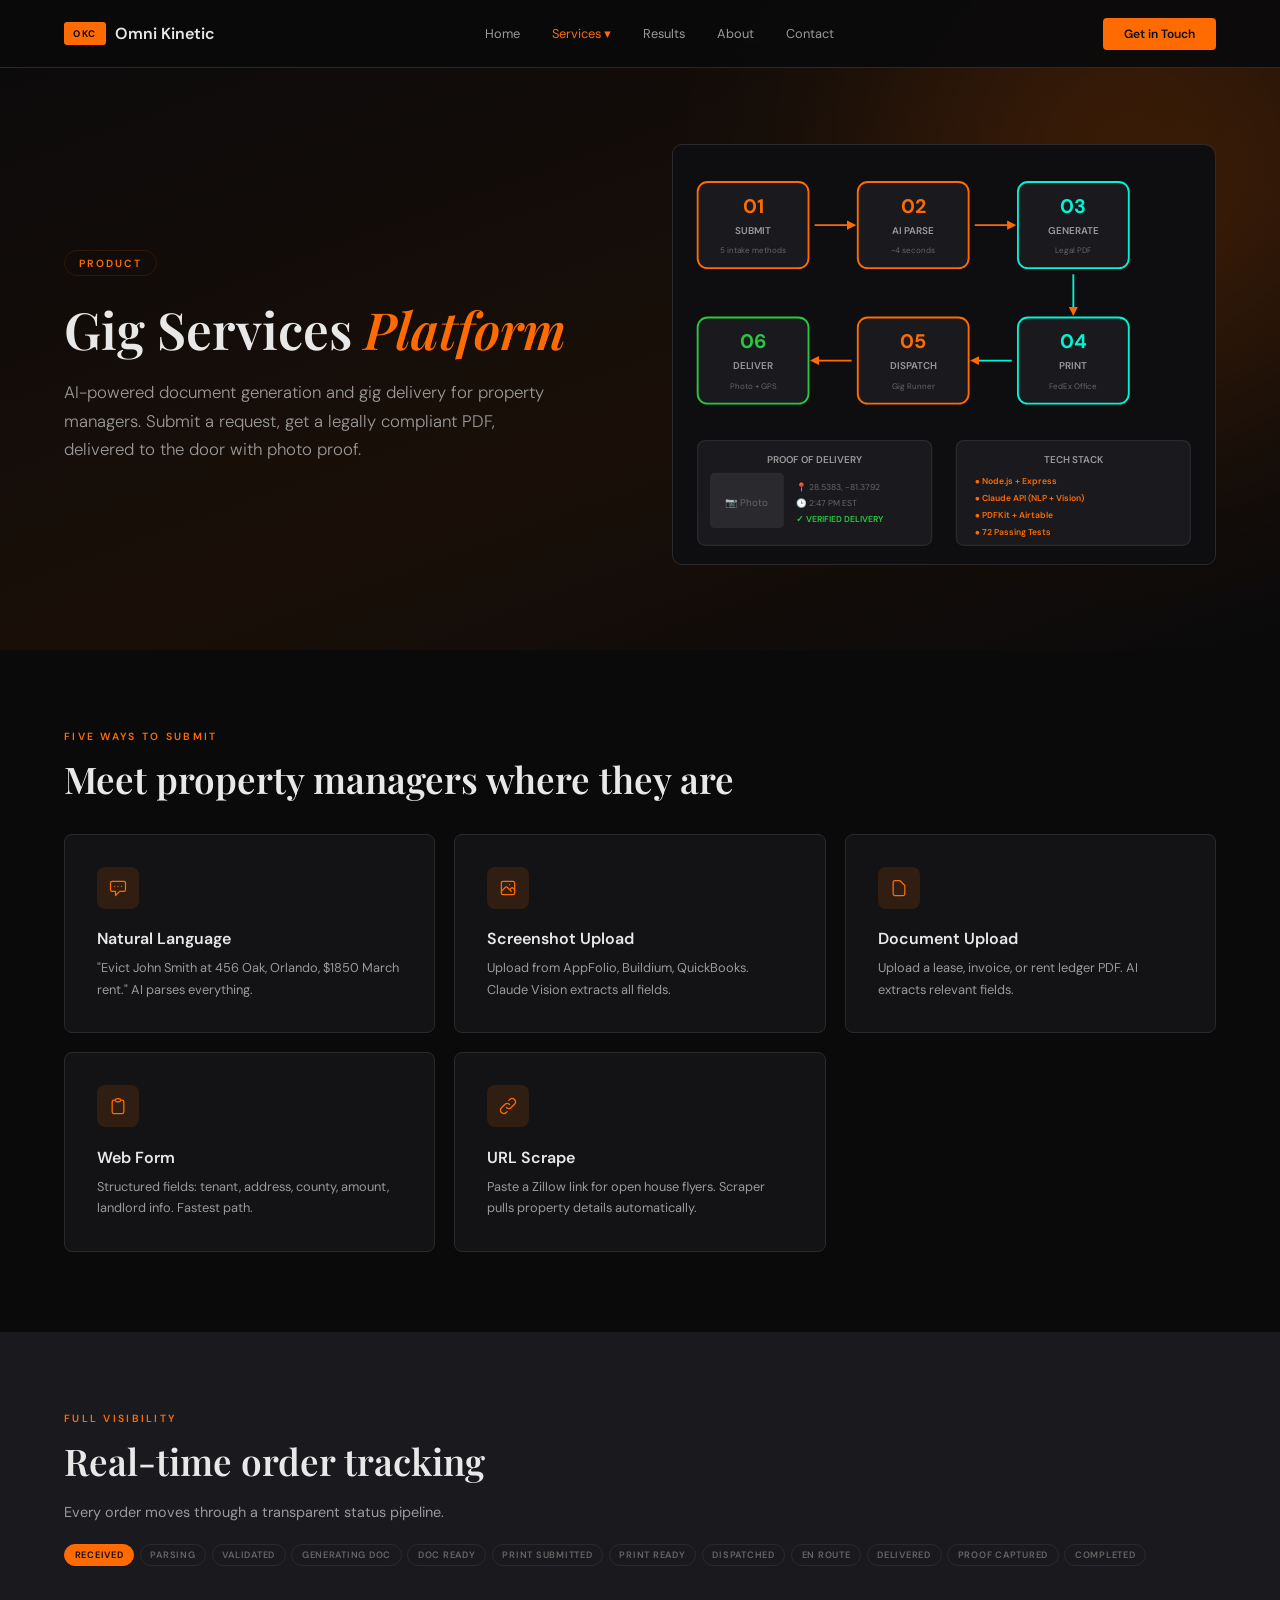
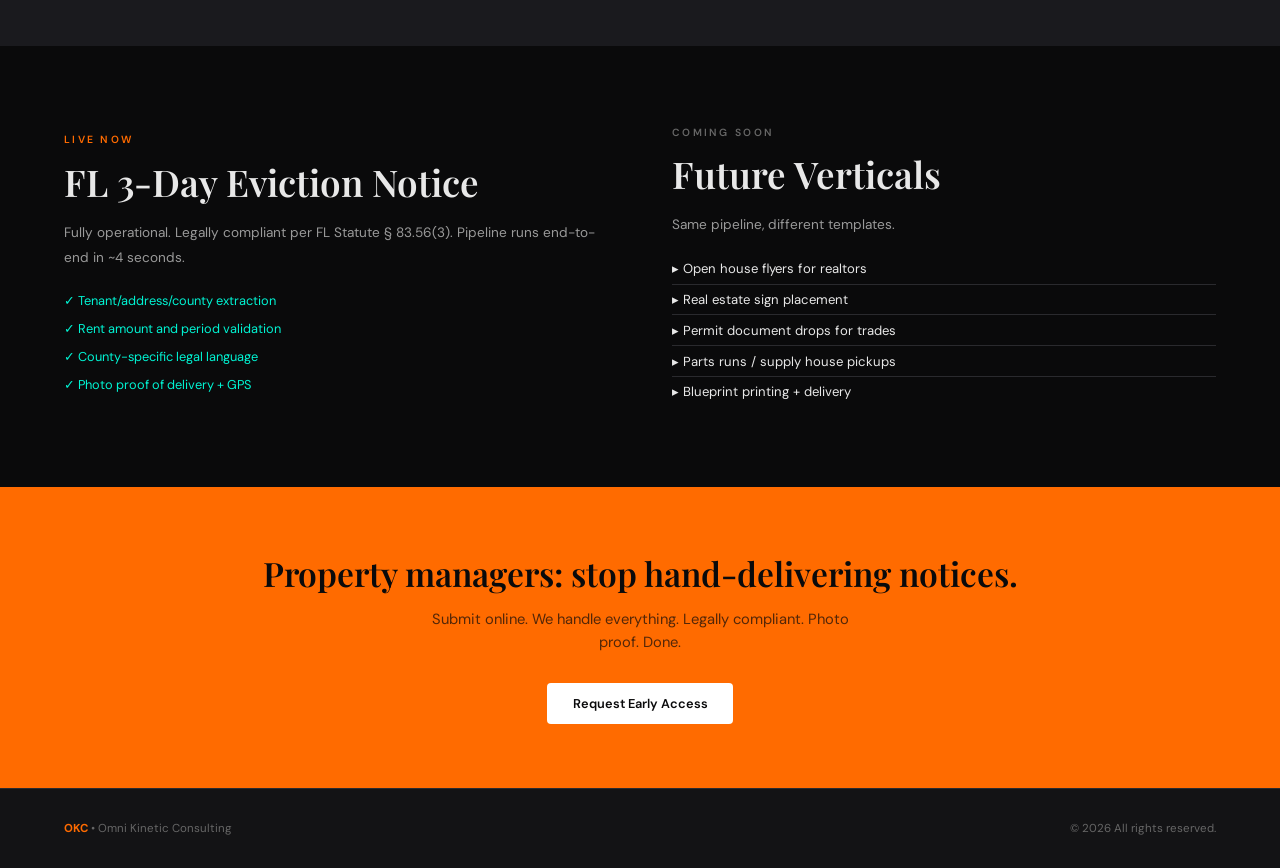
<file: gig-platform.html>
<!DOCTYPE html>
<html lang="en">
<head>
<meta charset="UTF-8">
<meta name="viewport" content="width=device-width, initial-scale=1.0">
<title>Gig Services Platform | Omni Kinetic Consulting</title>
<link href="https://fonts.googleapis.com/css2?family=DM+Sans:wght@300;400;500;600;700&family=Playfair+Display:ital,wght@0,400;0,500;0,600;0,700;1,400&display=swap" rel="stylesheet">
<style>
:root{--bg:#0a0a0b;--bg2:#131315;--bg3:#1a1a1e;--bdr:#2a2a2e;--t1:#e8e8e8;--t2:#9a9a9a;--t3:#666;--or:#ff6b00;--ord:rgba(255,107,0,.12);--org:rgba(255,107,0,.06);--tl:#00f5d4;--tld:rgba(0,245,212,.1);--w:#fff;--sf:'Playfair Display',Georgia,serif;--sn:'DM Sans',system-ui,sans-serif}
*{margin:0;padding:0;box-sizing:border-box}html{scroll-behavior:smooth}body{font-family:var(--sn);color:var(--t1);background:var(--bg);-webkit-font-smoothing:antialiased}a{color:inherit}
nav{position:fixed;top:0;width:100%;z-index:100;background:rgba(10,10,11,.92);backdrop-filter:blur(14px);border-bottom:1px solid var(--bdr);padding:0 4rem;display:flex;justify-content:space-between;align-items:center;height:68px}
.nl{font-size:1rem;font-weight:600;color:var(--t1);text-decoration:none;display:flex;align-items:center;gap:.6rem}.mk{background:var(--or);color:var(--bg);font-size:.6rem;font-weight:700;letter-spacing:.18em;padding:.3rem .55rem;border-radius:3px}
.nv{display:flex;gap:0;list-style:none}.nv>li{position:relative}.nv>li>a{font-size:.8rem;font-weight:400;color:var(--t2);text-decoration:none;padding:1.3rem 1rem;display:block;transition:color .2s}.nv>li>a:hover,.nv>li>a.active{color:var(--or)}
.dd{display:none;position:absolute;top:100%;left:0;background:var(--bg3);border:1px solid var(--bdr);border-radius:6px;min-width:280px;box-shadow:0 12px 40px rgba(0,0,0,.4);padding:.4rem 0;z-index:200}.nv li:hover .dd{display:block}.dd a{display:block;padding:.65rem 1.2rem;font-size:.8rem;color:var(--t2);text-decoration:none;transition:background .15s}.dd a:hover{background:var(--ord);color:var(--or)}.dd a small{display:block;font-size:.7rem;color:var(--t3);margin-top:.1rem}
.nc{font-size:.75rem;font-weight:600;color:var(--bg);background:var(--or);padding:.5rem 1.3rem;border-radius:4px;text-decoration:none}.nc:hover{background:#e55f00}
.mobt{display:none;cursor:pointer;background:none;border:none}.mobt span{display:block;width:22px;height:2px;background:var(--t1);margin:5px 0}
section{padding:5rem 4rem}.tg{font-size:.65rem;font-weight:600;letter-spacing:.22em;text-transform:uppercase;color:var(--or);margin-bottom:.8rem}.tt{font-family:var(--sf);font-size:clamp(1.7rem,3vw,2.3rem);font-weight:600;line-height:1.25;margin-bottom:1rem}.ds{font-size:.9rem;font-weight:400;color:var(--t2);line-height:1.7;max-width:540px}
.sp{display:grid;grid-template-columns:1fr 1fr;gap:4rem;align-items:center}
.cg{display:grid;gap:1.2rem;margin-top:2.5rem}.c3{grid-template-columns:repeat(3,1fr)}.c2{grid-template-columns:repeat(2,1fr)}
.cd{background:var(--bg2);border:1px solid var(--bdr);border-radius:8px;padding:2rem;transition:all .3s}.cd:hover{border-color:var(--or);box-shadow:0 0 30px var(--org);transform:translateY(-2px)}
.ic{width:42px;height:42px;background:var(--ord);border-radius:8px;display:flex;align-items:center;justify-content:center;margin-bottom:1.2rem}.ic svg{width:20px;height:20px;stroke:var(--or);fill:none;stroke-width:1.5;stroke-linecap:round;stroke-linejoin:round}
.cd h3{font-size:1rem;font-weight:600;color:var(--t1);margin-bottom:.5rem}.cd p{font-size:.8rem;color:var(--t2);line-height:1.7}
.sf2{display:flex;flex-wrap:wrap;gap:.35rem;margin-top:1rem}.sp2{font-size:.58rem;font-weight:600;letter-spacing:.08em;text-transform:uppercase;padding:.25rem .6rem;border-radius:20px;background:var(--bg3);color:var(--t3);border:1px solid var(--bdr)}.sp2.ac{background:var(--or);color:var(--bg);border-color:var(--or)}
.btn{display:inline-block;font-family:var(--sn);font-size:.8rem;font-weight:600;padding:.75rem 1.6rem;border-radius:4px;text-decoration:none;transition:all .2s;border:none;cursor:pointer}.bo{background:var(--or);color:var(--bg)}.bo:hover{background:#e55f00}.bw{background:var(--w);color:var(--bg)}.bw:hover{background:#f0f0f0}
.cb{background:var(--or);color:var(--bg);text-align:center;padding:4rem}.cb h2{font-family:var(--sf);font-size:clamp(1.5rem,3vw,2.1rem);font-weight:600;margin-bottom:.8rem}.cb p{font-size:.92rem;color:rgba(10,10,11,.7);max-width:440px;margin:0 auto 1.8rem;line-height:1.6}
footer{background:var(--bg2);border-top:1px solid var(--bdr);color:var(--t3);padding:2rem 4rem;display:flex;justify-content:space-between;align-items:center;font-size:.72rem}footer strong{color:var(--or)}
.rv{opacity:0;transform:translateY(18px);transition:opacity .4s ease,transform .4s ease}.rv.v{opacity:1;transform:translateY(0)}
.mm{display:none;position:fixed;inset:0;background:var(--bg);z-index:200;flex-direction:column;justify-content:center;align-items:center;gap:1.5rem}.mm.open{display:flex}.mm a{font-size:1.2rem;font-weight:500;color:var(--t1);text-decoration:none}.mm a:hover{color:var(--or)}.mc{position:absolute;top:1rem;right:1.5rem;font-size:1.8rem;color:var(--t1);cursor:pointer;background:none;border:none}
@media(max-width:1024px){section{padding:3.5rem 2rem}nav{padding:0 1.5rem}.cg.c3,.cg.c2,.sp{grid-template-columns:1fr}footer{padding:1.5rem 2rem;flex-direction:column;gap:.5rem;text-align:center}}
@media(max-width:768px){.nv,.nc{display:none}.mobt{display:block}}
</style>
</head>
<body>
<nav><a href="index.html" class="nl"><span class="mk">OKC</span> Omni Kinetic</a><ul class="nv"><li><a href="index.html">Home</a></li><li><a href="#" class="active">Services &#9662;</a><div class="dd"><a href="network-optimization.html"><strong>Network Optimization</strong></a><a href="kinetic-safety.html"><strong>Kinetic Safety & Compliance</strong></a><a href="gig-platform.html"><strong>Gig Services Platform</strong></a></div></li><li><a href="index.html#results">Results</a></li><li><a href="index.html#about">About</a></li><li><a href="index.html#contact">Contact</a></li></ul><a href="index.html#contact" class="nc">Get in Touch</a><button class="mobt" onclick="document.querySelector('.mm').classList.add('open')"><span></span><span></span><span></span></button></nav>
<div class="mm"><button class="mc" onclick="this.parentElement.classList.remove('open')">&times;</button><a href="index.html">Home</a><a href="network-optimization.html">Network Optimization</a><a href="kinetic-safety.html">Kinetic Safety</a><a href="gig-platform.html">Gig Platform</a><a href="index.html#contact">Contact</a></div>

<!-- HERO with pipeline SVG -->
<section style="padding:9rem 4rem 5rem;background:linear-gradient(160deg,#0a0a0b,#1a0f08 60%,#0a0a0b);position:relative;overflow:hidden">
  <div style="position:absolute;width:500px;height:500px;border-radius:50%;filter:blur(120px);opacity:.15;background:var(--or);top:-100px;right:-100px"></div>
  <div class="sp" style="position:relative">
    <div>
      <div style="display:inline-block;font-size:.65rem;font-weight:600;letter-spacing:.18em;text-transform:uppercase;color:var(--or);border:1px solid var(--ord);padding:.35rem .9rem;border-radius:20px;margin-bottom:1.5rem">Product</div>
      <h1 style="font-family:var(--sf);font-size:clamp(2.2rem,5vw,3.2rem);font-weight:600;line-height:1.15;margin-bottom:1.2rem">Gig Services <em style="font-style:italic;color:var(--or)">Platform</em></h1>
      <p style="font-size:1.05rem;font-weight:300;line-height:1.7;color:var(--t2);max-width:480px">AI-powered document generation and gig delivery for property managers. Submit a request, get a legally compliant PDF, delivered to the door with photo proof.</p>
    </div>
    <!-- Pipeline SVG -->
    <div class="rv">
      <svg viewBox="0 0 440 340" xmlns="http://www.w3.org/2000/svg" style="width:100%;border-radius:10px;border:1px solid var(--bdr)">
        <rect width="440" height="340" fill="#0e0e10" rx="10"/>
        <defs><marker id="ar2" viewBox="0 0 10 10" refX="5" refY="5" markerWidth="5" markerHeight="5" orient="auto"><path d="M 0 0 L 10 5 L 0 10 z" fill="var(--or)"/></marker></defs>
        <!-- Step 1: Submit -->
        <rect x="20" y="30" width="90" height="70" rx="8" fill="#1a1a1e" stroke="var(--or)" stroke-width="1.5"/>
        <text x="65" y="55" text-anchor="middle" fill="var(--or)" font-size="16" font-family="DM Sans" font-weight="700">01</text>
        <text x="65" y="72" text-anchor="middle" fill="var(--t2)" font-size="8" font-family="DM Sans" font-weight="600">SUBMIT</text>
        <text x="65" y="88" text-anchor="middle" fill="var(--t3)" font-size="6.5" font-family="DM Sans">5 intake methods</text>
        <!-- Arrow -->
        <line x1="115" y1="65" x2="145" y2="65" stroke="var(--or)" stroke-width="1.5" marker-end="url(#ar2)"/>
        <!-- Step 2: Parse -->
        <rect x="150" y="30" width="90" height="70" rx="8" fill="#1a1a1e" stroke="var(--or)" stroke-width="1.5"/>
        <text x="195" y="55" text-anchor="middle" fill="var(--or)" font-size="16" font-family="DM Sans" font-weight="700">02</text>
        <text x="195" y="72" text-anchor="middle" fill="var(--t2)" font-size="8" font-family="DM Sans" font-weight="600">AI PARSE</text>
        <text x="195" y="88" text-anchor="middle" fill="var(--t3)" font-size="6.5" font-family="DM Sans">~4 seconds</text>
        <!-- Arrow -->
        <line x1="245" y1="65" x2="275" y2="65" stroke="var(--or)" stroke-width="1.5" marker-end="url(#ar2)"/>
        <!-- Step 3: Generate -->
        <rect x="280" y="30" width="90" height="70" rx="8" fill="#1a1a1e" stroke="var(--tl)" stroke-width="1.5"/>
        <text x="325" y="55" text-anchor="middle" fill="var(--tl)" font-size="16" font-family="DM Sans" font-weight="700">03</text>
        <text x="325" y="72" text-anchor="middle" fill="var(--t2)" font-size="8" font-family="DM Sans" font-weight="600">GENERATE</text>
        <text x="325" y="88" text-anchor="middle" fill="var(--t3)" font-size="6.5" font-family="DM Sans">Legal PDF</text>
        <!-- Arrow down -->
        <line x1="325" y1="105" x2="325" y2="135" stroke="var(--tl)" stroke-width="1.5" marker-end="url(#ar2)"/>
        <!-- Step 4: Print -->
        <rect x="280" y="140" width="90" height="70" rx="8" fill="#1a1a1e" stroke="var(--tl)" stroke-width="1.5"/>
        <text x="325" y="165" text-anchor="middle" fill="var(--tl)" font-size="16" font-family="DM Sans" font-weight="700">04</text>
        <text x="325" y="182" text-anchor="middle" fill="var(--t2)" font-size="8" font-family="DM Sans" font-weight="600">PRINT</text>
        <text x="325" y="198" text-anchor="middle" fill="var(--t3)" font-size="6.5" font-family="DM Sans">FedEx Office</text>
        <!-- Arrow left -->
        <line x1="275" y1="175" x2="245" y2="175" stroke="var(--tl)" stroke-width="1.5" marker-end="url(#ar2)"/>
        <!-- Step 5: Dispatch -->
        <rect x="150" y="140" width="90" height="70" rx="8" fill="#1a1a1e" stroke="var(--or)" stroke-width="1.5"/>
        <text x="195" y="165" text-anchor="middle" fill="var(--or)" font-size="16" font-family="DM Sans" font-weight="700">05</text>
        <text x="195" y="182" text-anchor="middle" fill="var(--t2)" font-size="8" font-family="DM Sans" font-weight="600">DISPATCH</text>
        <text x="195" y="198" text-anchor="middle" fill="var(--t3)" font-size="6.5" font-family="DM Sans">Gig Runner</text>
        <!-- Arrow left -->
        <line x1="145" y1="175" x2="115" y2="175" stroke="var(--or)" stroke-width="1.5" marker-end="url(#ar2)"/>
        <!-- Step 6: Deliver -->
        <rect x="20" y="140" width="90" height="70" rx="8" fill="#1a1a1e" stroke="#27c93f" stroke-width="1.5"/>
        <text x="65" y="165" text-anchor="middle" fill="#27c93f" font-size="16" font-family="DM Sans" font-weight="700">06</text>
        <text x="65" y="182" text-anchor="middle" fill="var(--t2)" font-size="8" font-family="DM Sans" font-weight="600">DELIVER</text>
        <text x="65" y="198" text-anchor="middle" fill="var(--t3)" font-size="6.5" font-family="DM Sans">Photo + GPS</text>

        <!-- Proof of Delivery mockup -->
        <rect x="20" y="240" width="190" height="85" rx="6" fill="#1a1a1e" stroke="var(--bdr)" stroke-width="1"/>
        <text x="115" y="258" text-anchor="middle" fill="var(--t2)" font-size="8" font-family="DM Sans" font-weight="600">PROOF OF DELIVERY</text>
        <!-- Photo placeholder -->
        <rect x="30" y="266" width="60" height="45" rx="4" fill="#2a2a2e"/>
        <text x="60" y="293" text-anchor="middle" fill="var(--t3)" font-size="8" font-family="DM Sans">&#128247; Photo</text>
        <!-- Details -->
        <text x="100" y="280" fill="var(--t3)" font-size="7" font-family="DM Sans">&#128205; 28.5383, -81.3792</text>
        <text x="100" y="293" fill="var(--t3)" font-size="7" font-family="DM Sans">&#128338; 2:47 PM EST</text>
        <text x="100" y="306" fill="#27c93f" font-size="7" font-family="DM Sans" font-weight="600">&#10003; VERIFIED DELIVERY</text>

        <!-- Tech stack -->
        <rect x="230" y="240" width="190" height="85" rx="6" fill="#1a1a1e" stroke="var(--bdr)" stroke-width="1"/>
        <text x="325" y="258" text-anchor="middle" fill="var(--t2)" font-size="8" font-family="DM Sans" font-weight="600">TECH STACK</text>
        <text x="245" y="275" fill="var(--or)" font-size="7" font-family="DM Sans" font-weight="600">&#9679; Node.js + Express</text>
        <text x="245" y="289" fill="var(--or)" font-size="7" font-family="DM Sans" font-weight="600">&#9679; Claude API (NLP + Vision)</text>
        <text x="245" y="303" fill="var(--or)" font-size="7" font-family="DM Sans" font-weight="600">&#9679; PDFKit + Airtable</text>
        <text x="245" y="317" fill="var(--or)" font-size="7" font-family="DM Sans" font-weight="600">&#9679; 72 Passing Tests</text>
      </svg>
    </div>
  </div>
</section>

<!-- 5 INTAKE METHODS -->
<section>
  <div class="rv"><p class="tg">Five Ways to Submit</p><h2 class="tt">Meet property managers where they are</h2></div>
  <div class="cg c3" style="margin-top:2rem">
    <div class="cd rv"><div class="ic"><svg viewBox="0 0 24 24"><path d="M8 10h.01M12 10h.01M16 10h.01M9 16H5a2 2 0 01-2-2V6a2 2 0 012-2h14a2 2 0 012 2v8a2 2 0 01-2 2h-5l-5 5v-5z"/></svg></div><h3>Natural Language</h3><p>"Evict John Smith at 456 Oak, Orlando, $1850 March rent." AI parses everything.</p></div>
    <div class="cd rv"><div class="ic"><svg viewBox="0 0 24 24"><path d="M4 16l4.586-4.586a2 2 0 012.828 0L16 16m-2-2l1.586-1.586a2 2 0 012.828 0L20 14m-6-6h.01M6 20h12a2 2 0 002-2V6a2 2 0 00-2-2H6a2 2 0 00-2 2v12a2 2 0 002 2z"/></svg></div><h3>Screenshot Upload</h3><p>Upload from AppFolio, Buildium, QuickBooks. Claude Vision extracts all fields.</p></div>
    <div class="cd rv"><div class="ic"><svg viewBox="0 0 24 24"><path d="M7 21h10a2 2 0 002-2V9.414a1 1 0 00-.293-.707l-5.414-5.414A1 1 0 0012.586 3H7a2 2 0 00-2 2v14a2 2 0 002 2z"/></svg></div><h3>Document Upload</h3><p>Upload a lease, invoice, or rent ledger PDF. AI extracts relevant fields.</p></div>
    <div class="cd rv"><div class="ic"><svg viewBox="0 0 24 24"><path d="M9 5H7a2 2 0 00-2 2v12a2 2 0 002 2h10a2 2 0 002-2V7a2 2 0 00-2-2h-2M9 5a2 2 0 002 2h2a2 2 0 002-2M9 5a2 2 0 012-2h2a2 2 0 012 2"/></svg></div><h3>Web Form</h3><p>Structured fields: tenant, address, county, amount, landlord info. Fastest path.</p></div>
    <div class="cd rv"><div class="ic"><svg viewBox="0 0 24 24"><path d="M13.828 10.172a4 4 0 00-5.656 0l-4 4a4 4 0 105.656 5.656l1.102-1.101m-.758-4.899a4 4 0 005.656 0l4-4a4 4 0 00-5.656-5.656l-1.1 1.1"/></svg></div><h3>URL Scrape</h3><p>Paste a Zillow link for open house flyers. Scraper pulls property details automatically.</p></div>
  </div>
</section>

<!-- STATUS FLOW -->
<section style="background:var(--bg3)">
  <div class="rv"><p class="tg">Full Visibility</p><h2 class="tt">Real-time order tracking</h2><p class="ds" style="margin-bottom:1.2rem">Every order moves through a transparent status pipeline.</p>
  <div class="sf2"><span class="sp2 ac">Received</span><span class="sp2">Parsing</span><span class="sp2">Validated</span><span class="sp2">Generating Doc</span><span class="sp2">Doc Ready</span><span class="sp2">Print Submitted</span><span class="sp2">Print Ready</span><span class="sp2">Dispatched</span><span class="sp2">En Route</span><span class="sp2">Delivered</span><span class="sp2">Proof Captured</span><span class="sp2">Completed</span></div></div>
</section>

<!-- CURRENT + FUTURE -->
<section>
  <div class="sp">
    <div class="rv">
      <p class="tg">Live Now</p>
      <h2 class="tt">FL 3-Day Eviction Notice</h2>
      <p style="font-size:.85rem;color:var(--t2);line-height:1.8">Fully operational. Legally compliant per FL Statute &sect; 83.56(3). Pipeline runs end-to-end in ~4 seconds.</p>
      <ul style="margin-top:1rem;list-style:none"><li style="padding:.35rem 0;font-size:.8rem;color:var(--tl)">&#10003; Tenant/address/county extraction</li><li style="padding:.35rem 0;font-size:.8rem;color:var(--tl)">&#10003; Rent amount and period validation</li><li style="padding:.35rem 0;font-size:.8rem;color:var(--tl)">&#10003; County-specific legal language</li><li style="padding:.35rem 0;font-size:.8rem;color:var(--tl)">&#10003; Photo proof of delivery + GPS</li></ul>
    </div>
    <div class="rv">
      <p class="tg" style="color:var(--t3)">Coming Soon</p>
      <h2 class="tt">Future Verticals</h2>
      <p style="font-size:.85rem;color:var(--t2);line-height:1.8;margin-bottom:1rem">Same pipeline, different templates.</p>
      <ul style="list-style:none"><li style="padding:.4rem 0;font-size:.82rem;border-bottom:1px solid var(--bdr)">&#9656; Open house flyers for realtors</li><li style="padding:.4rem 0;font-size:.82rem;border-bottom:1px solid var(--bdr)">&#9656; Real estate sign placement</li><li style="padding:.4rem 0;font-size:.82rem;border-bottom:1px solid var(--bdr)">&#9656; Permit document drops for trades</li><li style="padding:.4rem 0;font-size:.82rem;border-bottom:1px solid var(--bdr)">&#9656; Parts runs / supply house pickups</li><li style="padding:.4rem 0;font-size:.82rem">&#9656; Blueprint printing + delivery</li></ul>
    </div>
  </div>
</section>

<div class="cb"><h2>Property managers: stop hand-delivering notices.</h2><p>Submit online. We handle everything. Legally compliant. Photo proof. Done.</p><a href="index.html#contact" class="btn bw">Request Early Access</a></div>
<footer><div><strong>OKC</strong> &bull; Omni Kinetic Consulting</div><div>&copy; 2026 All rights reserved.</div></footer>
<script>const o=new IntersectionObserver(e=>{e.forEach(el=>{if(el.isIntersecting)el.target.classList.add('v')})},{threshold:.1,rootMargin:'0px 0px -30px 0px'});document.querySelectorAll('.rv').forEach(el=>o.observe(el));</script>
</body>
</html>
</file>
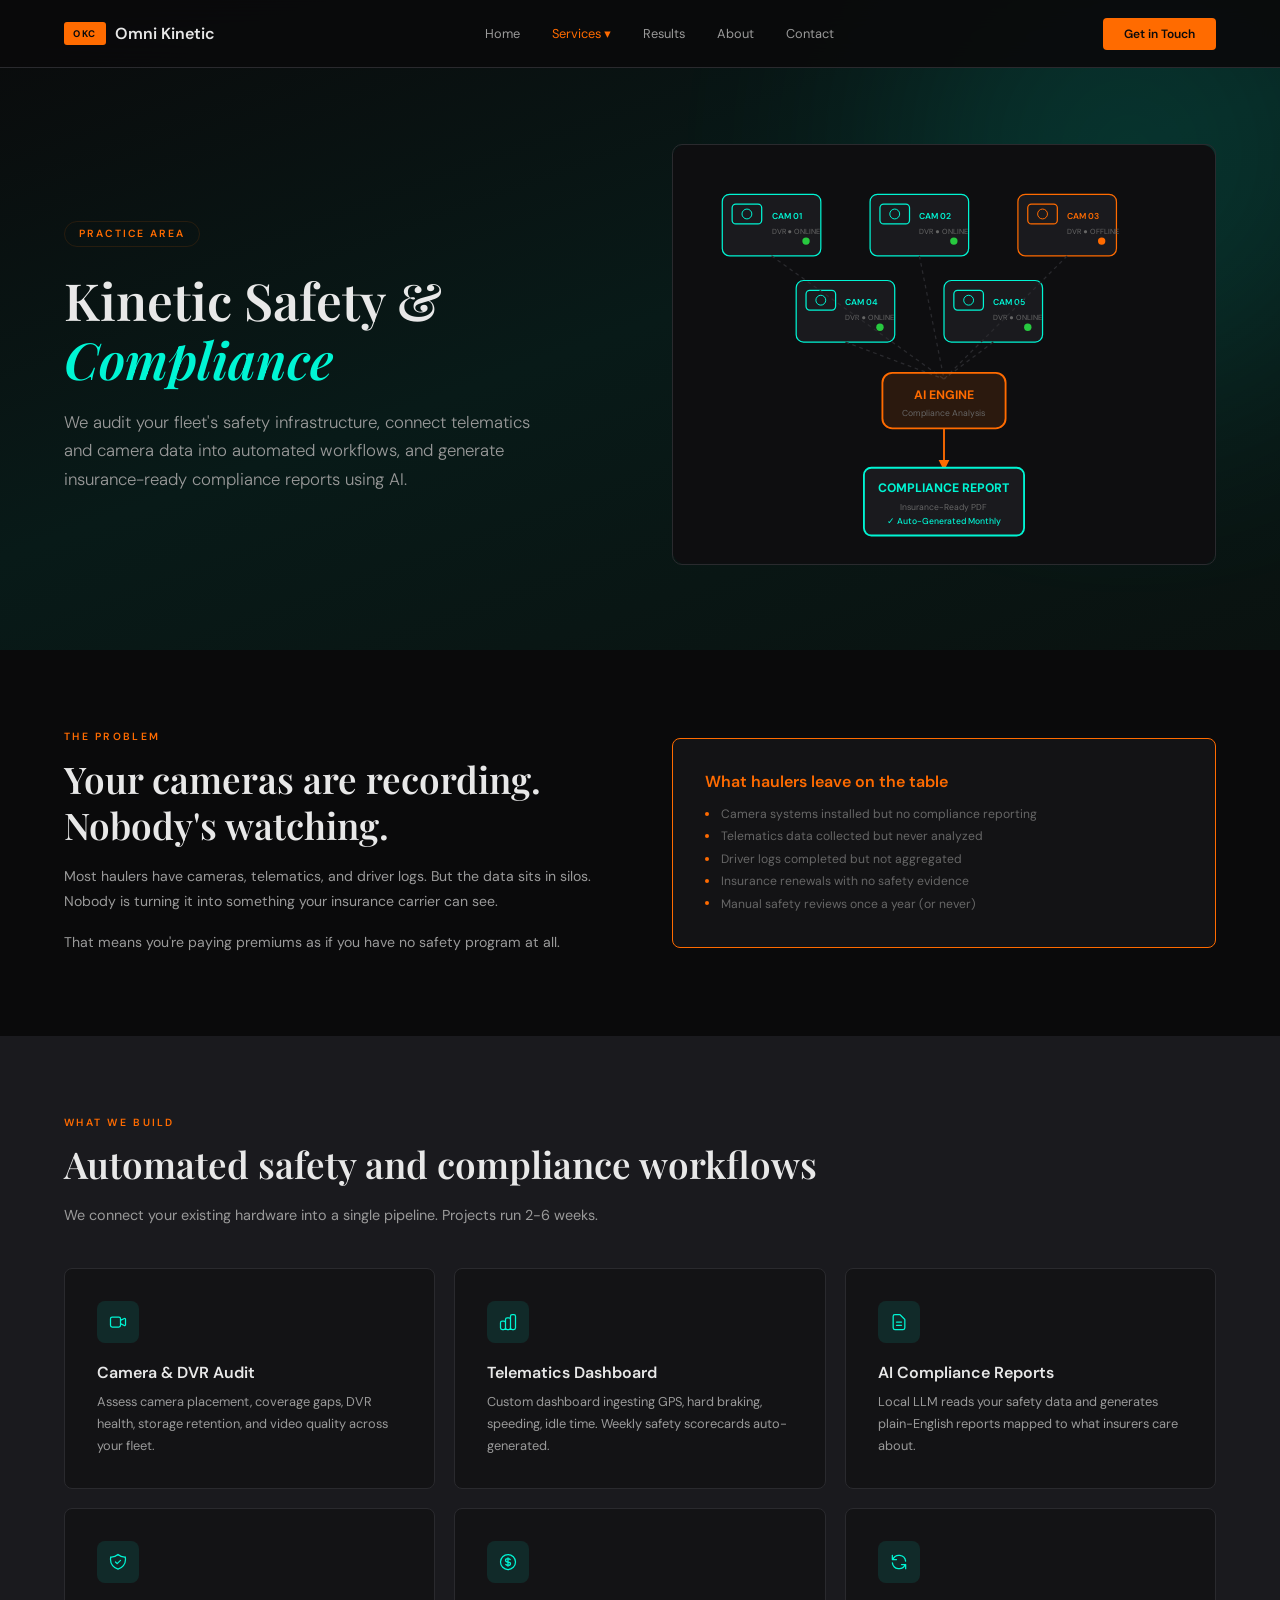
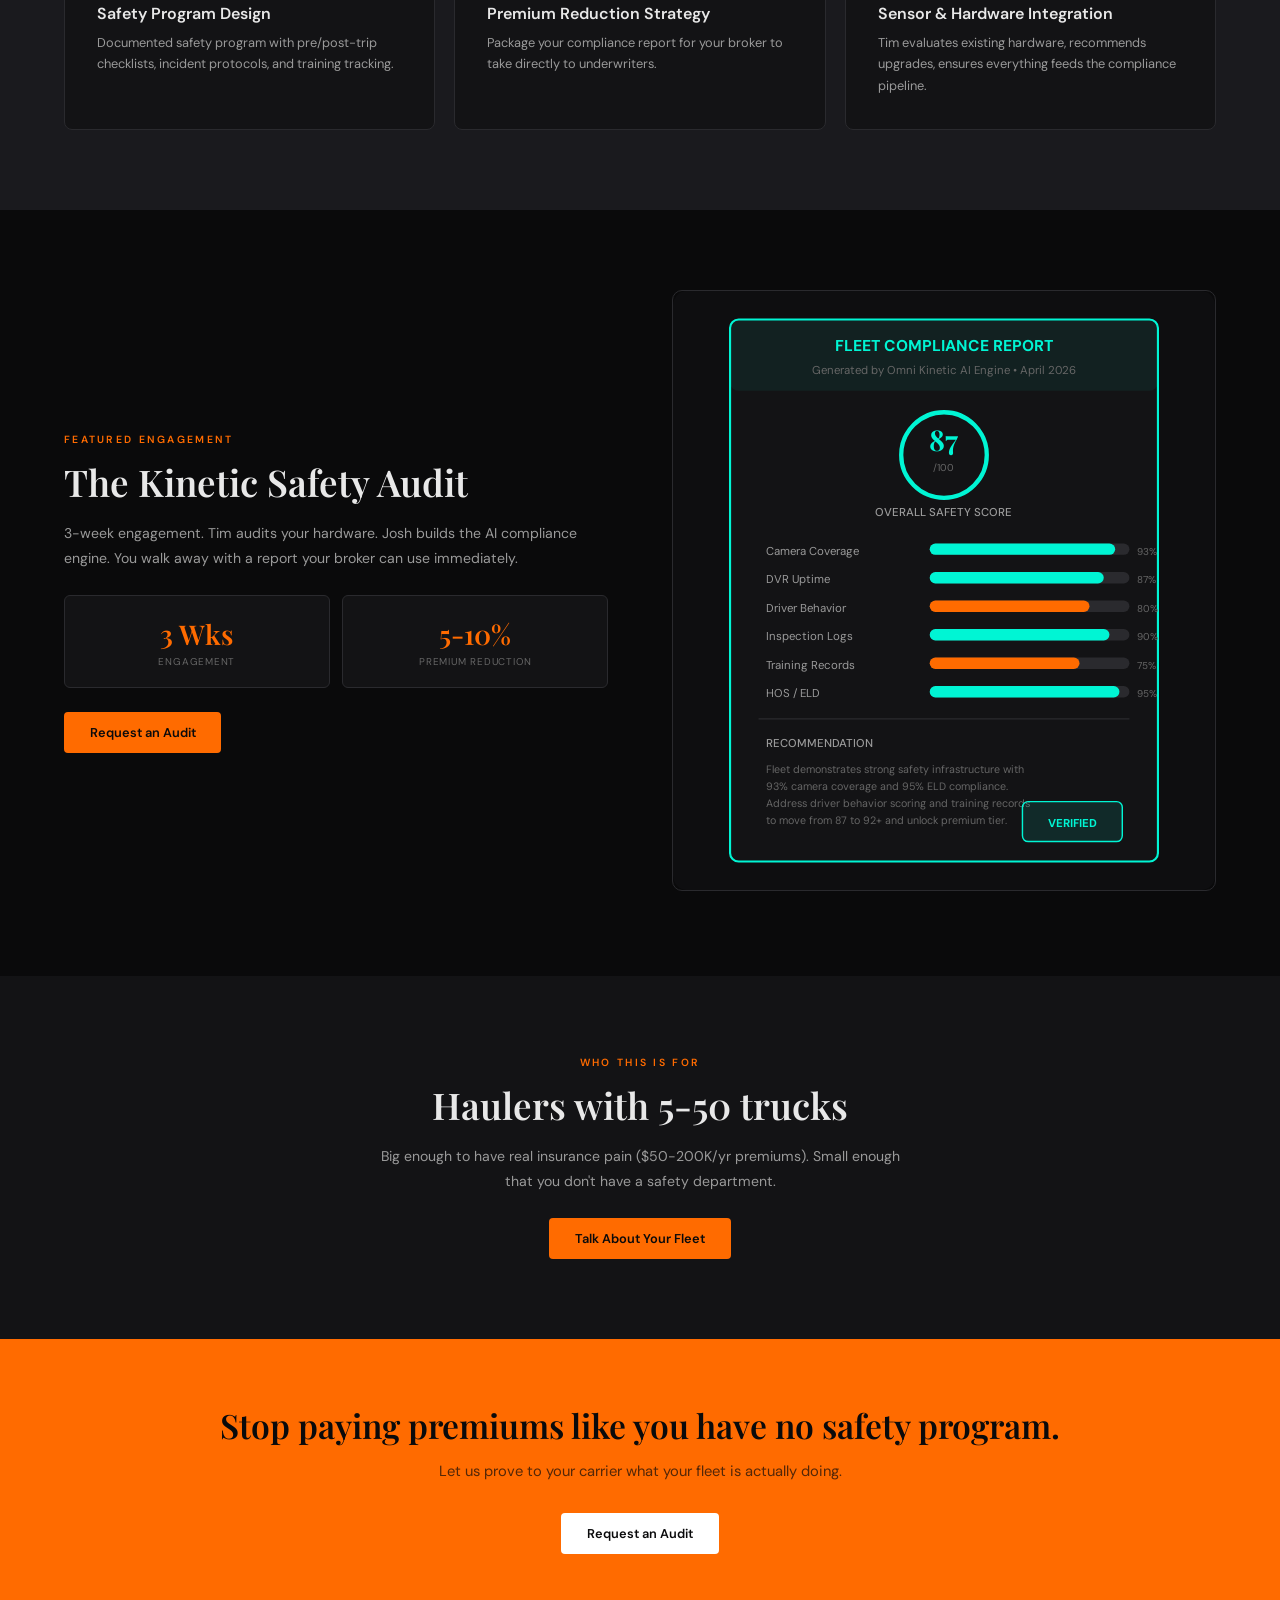
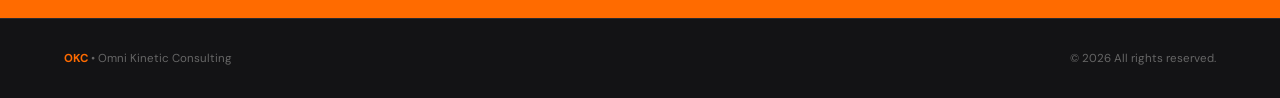
<file: kinetic-safety.html>
<!DOCTYPE html>
<html lang="en">
<head>
<meta charset="UTF-8">
<meta name="viewport" content="width=device-width, initial-scale=1.0">
<title>Kinetic Safety & Compliance | Omni Kinetic Consulting</title>
<link href="https://fonts.googleapis.com/css2?family=DM+Sans:wght@300;400;500;600;700&family=Playfair+Display:ital,wght@0,400;0,500;0,600;0,700;1,400&display=swap" rel="stylesheet">
<style>
:root{--bg:#0a0a0b;--bg2:#131315;--bg3:#1a1a1e;--bdr:#2a2a2e;--t1:#e8e8e8;--t2:#9a9a9a;--t3:#666;--or:#ff6b00;--ord:rgba(255,107,0,.12);--org:rgba(255,107,0,.06);--tl:#00f5d4;--tld:rgba(0,245,212,.1);--w:#fff;--sf:'Playfair Display',Georgia,serif;--sn:'DM Sans',system-ui,sans-serif}
*{margin:0;padding:0;box-sizing:border-box}html{scroll-behavior:smooth}body{font-family:var(--sn);color:var(--t1);background:var(--bg);-webkit-font-smoothing:antialiased}a{color:inherit}
nav{position:fixed;top:0;width:100%;z-index:100;background:rgba(10,10,11,.92);backdrop-filter:blur(14px);border-bottom:1px solid var(--bdr);padding:0 4rem;display:flex;justify-content:space-between;align-items:center;height:68px}
.nl{font-size:1rem;font-weight:600;color:var(--t1);text-decoration:none;display:flex;align-items:center;gap:.6rem}.mk{background:var(--or);color:var(--bg);font-size:.6rem;font-weight:700;letter-spacing:.18em;padding:.3rem .55rem;border-radius:3px}
.nv{display:flex;gap:0;list-style:none}.nv>li{position:relative}.nv>li>a{font-size:.8rem;font-weight:400;color:var(--t2);text-decoration:none;padding:1.3rem 1rem;display:block;transition:color .2s}.nv>li>a:hover,.nv>li>a.active{color:var(--or)}
.dd{display:none;position:absolute;top:100%;left:0;background:var(--bg3);border:1px solid var(--bdr);border-radius:6px;min-width:280px;box-shadow:0 12px 40px rgba(0,0,0,.4);padding:.4rem 0;z-index:200}.nv li:hover .dd{display:block}.dd a{display:block;padding:.65rem 1.2rem;font-size:.8rem;color:var(--t2);text-decoration:none;transition:background .15s}.dd a:hover{background:var(--ord);color:var(--or)}.dd a small{display:block;font-size:.7rem;color:var(--t3);margin-top:.1rem}
.nc{font-size:.75rem;font-weight:600;color:var(--bg);background:var(--or);padding:.5rem 1.3rem;border-radius:4px;text-decoration:none}.nc:hover{background:#e55f00}
.mobt{display:none;cursor:pointer;background:none;border:none}.mobt span{display:block;width:22px;height:2px;background:var(--t1);margin:5px 0}
section{padding:5rem 4rem}.tg{font-size:.65rem;font-weight:600;letter-spacing:.22em;text-transform:uppercase;color:var(--or);margin-bottom:.8rem}.tt{font-family:var(--sf);font-size:clamp(1.7rem,3vw,2.3rem);font-weight:600;line-height:1.25;margin-bottom:1rem}.ds{font-size:.9rem;font-weight:400;color:var(--t2);line-height:1.7;max-width:540px}
.sp{display:grid;grid-template-columns:1fr 1fr;gap:4rem;align-items:center}
.cg{display:grid;gap:1.2rem;margin-top:2.5rem}.c3{grid-template-columns:repeat(3,1fr)}.c2{grid-template-columns:repeat(2,1fr)}
.cd{background:var(--bg2);border:1px solid var(--bdr);border-radius:8px;padding:2rem;transition:all .3s}.cd:hover{border-color:var(--or);box-shadow:0 0 30px var(--org);transform:translateY(-2px)}
.ic{width:42px;height:42px;border-radius:8px;display:flex;align-items:center;justify-content:center;margin-bottom:1.2rem}.ic svg{width:20px;height:20px;fill:none;stroke-width:1.5;stroke-linecap:round;stroke-linejoin:round}.ic.ti{background:var(--tld)}.ic.ti svg{stroke:var(--tl)}.ic.oi{background:var(--ord)}.ic.oi svg{stroke:var(--or)}
.cd h3{font-size:1rem;font-weight:600;color:var(--t1);margin-bottom:.5rem}.cd p{font-size:.8rem;color:var(--t2);line-height:1.7}
.cd ul{list-style:none;margin-top:.7rem}.cd ul li{font-size:.76rem;color:var(--t3);padding:.2rem 0 .2rem 1rem;position:relative}.cd ul li::before{content:'';position:absolute;left:0;top:9px;width:4px;height:4px;border-radius:50%;background:var(--or)}
.kb{background:var(--bg2);border:1px solid var(--bdr);border-radius:6px;padding:1.2rem;text-align:center}.kv2{font-family:var(--sf);font-size:1.7rem;font-weight:600;color:var(--or)}.kl2{font-size:.62rem;font-weight:400;color:var(--t3);text-transform:uppercase;letter-spacing:.08em;margin-top:.2rem}
.btn{display:inline-block;font-family:var(--sn);font-size:.8rem;font-weight:600;padding:.75rem 1.6rem;border-radius:4px;text-decoration:none;transition:all .2s;border:none;cursor:pointer}.bo{background:var(--or);color:var(--bg)}.bo:hover{background:#e55f00}.bw{background:var(--w);color:var(--bg)}.bw:hover{background:#f0f0f0}
.cb{background:var(--or);color:var(--bg);text-align:center;padding:4rem}.cb h2{font-family:var(--sf);font-size:clamp(1.5rem,3vw,2.1rem);font-weight:600;margin-bottom:.8rem}.cb p{font-size:.92rem;color:rgba(10,10,11,.7);max-width:440px;margin:0 auto 1.8rem;line-height:1.6}
footer{background:var(--bg2);border-top:1px solid var(--bdr);color:var(--t3);padding:2rem 4rem;display:flex;justify-content:space-between;align-items:center;font-size:.72rem}footer strong{color:var(--or)}
.rv{opacity:0;transform:translateY(18px);transition:opacity .4s ease,transform .4s ease}.rv.v{opacity:1;transform:translateY(0)}
.mm{display:none;position:fixed;inset:0;background:var(--bg);z-index:200;flex-direction:column;justify-content:center;align-items:center;gap:1.5rem}.mm.open{display:flex}.mm a{font-size:1.2rem;font-weight:500;color:var(--t1);text-decoration:none}.mm a:hover{color:var(--or)}.mc{position:absolute;top:1rem;right:1.5rem;font-size:1.8rem;color:var(--t1);cursor:pointer;background:none;border:none}
@media(max-width:1024px){section{padding:3.5rem 2rem}nav{padding:0 1.5rem}.cg.c3,.cg.c2,.sp{grid-template-columns:1fr}footer{padding:1.5rem 2rem;flex-direction:column;gap:.5rem;text-align:center}}
@media(max-width:768px){.nv,.nc{display:none}.mobt{display:block}}
</style>
</head>
<body>
<nav><a href="index.html" class="nl"><span class="mk">OKC</span> Omni Kinetic</a><ul class="nv"><li><a href="index.html">Home</a></li><li><a href="#" class="active">Services &#9662;</a><div class="dd"><a href="network-optimization.html"><strong>Network Optimization</strong></a><a href="kinetic-safety.html"><strong>Kinetic Safety & Compliance</strong></a><a href="gig-platform.html"><strong>Gig Services Platform</strong></a></div></li><li><a href="index.html#results">Results</a></li><li><a href="index.html#about">About</a></li><li><a href="index.html#contact">Contact</a></li></ul><a href="index.html#contact" class="nc">Get in Touch</a><button class="mobt" onclick="document.querySelector('.mm').classList.add('open')"><span></span><span></span><span></span></button></nav>
<div class="mm"><button class="mc" onclick="this.parentElement.classList.remove('open')">&times;</button><a href="index.html">Home</a><a href="network-optimization.html">Network Optimization</a><a href="kinetic-safety.html">Kinetic Safety</a><a href="gig-platform.html">Gig Platform</a><a href="index.html#contact">Contact</a></div>

<!-- HERO with camera network SVG -->
<section style="padding:9rem 4rem 5rem;background:linear-gradient(160deg,#0a0a0b,#081a18 50%,#0a1210);position:relative;overflow:hidden">
  <div style="position:absolute;width:500px;height:500px;border-radius:50%;filter:blur(120px);opacity:.12;background:var(--tl);top:-100px;right:-100px"></div>
  <div class="sp" style="position:relative">
    <div>
      <div style="display:inline-block;font-size:.65rem;font-weight:600;letter-spacing:.18em;text-transform:uppercase;color:var(--or);border:1px solid var(--ord);padding:.35rem .9rem;border-radius:20px;margin-bottom:1.5rem">Practice Area</div>
      <h1 style="font-family:var(--sf);font-size:clamp(2.2rem,5vw,3.2rem);font-weight:600;line-height:1.15;margin-bottom:1.2rem">Kinetic Safety & <em style="font-style:italic;color:var(--tl)">Compliance</em></h1>
      <p style="font-size:1.05rem;font-weight:300;line-height:1.7;color:var(--t2);max-width:480px">We audit your fleet's safety infrastructure, connect telematics and camera data into automated workflows, and generate insurance-ready compliance reports using AI.</p>
    </div>
    <!-- Camera network SVG -->
    <div class="rv">
      <svg viewBox="0 0 440 340" xmlns="http://www.w3.org/2000/svg" style="width:100%;border-radius:10px;border:1px solid var(--bdr)">
        <rect width="440" height="340" fill="#0e0e10" rx="10"/>
        <!-- Fleet trucks with cameras -->
        <g transform="translate(40,40)">
          <rect width="80" height="50" rx="6" fill="#1a1a1e" stroke="var(--tl)" stroke-width="1"/><rect x="8" y="8" width="24" height="16" rx="3" fill="none" stroke="var(--tl)" stroke-width="1"/><circle cx="20" cy="16" r="4" fill="none" stroke="var(--tl)" stroke-width="0.8"/><text x="40" y="20" fill="var(--tl)" font-size="7" font-family="DM Sans" font-weight="600">CAM 01</text><text x="40" y="32" fill="var(--t3)" font-size="6" font-family="DM Sans">DVR ● ONLINE</text><circle cx="68" cy="38" r="3" fill="#27c93f"/>
        </g>
        <g transform="translate(160,40)">
          <rect width="80" height="50" rx="6" fill="#1a1a1e" stroke="var(--tl)" stroke-width="1"/><rect x="8" y="8" width="24" height="16" rx="3" fill="none" stroke="var(--tl)" stroke-width="1"/><circle cx="20" cy="16" r="4" fill="none" stroke="var(--tl)" stroke-width="0.8"/><text x="40" y="20" fill="var(--tl)" font-size="7" font-family="DM Sans" font-weight="600">CAM 02</text><text x="40" y="32" fill="var(--t3)" font-size="6" font-family="DM Sans">DVR ● ONLINE</text><circle cx="68" cy="38" r="3" fill="#27c93f"/>
        </g>
        <g transform="translate(280,40)">
          <rect width="80" height="50" rx="6" fill="#1a1a1e" stroke="var(--or)" stroke-width="1"/><rect x="8" y="8" width="24" height="16" rx="3" fill="none" stroke="var(--or)" stroke-width="1"/><circle cx="20" cy="16" r="4" fill="none" stroke="var(--or)" stroke-width="0.8"/><text x="40" y="20" fill="var(--or)" font-size="7" font-family="DM Sans" font-weight="600">CAM 03</text><text x="40" y="32" fill="var(--t3)" font-size="6" font-family="DM Sans">DVR ● OFFLINE</text><circle cx="68" cy="38" r="3" fill="var(--or)"/>
        </g>
        <g transform="translate(100,110)">
          <rect width="80" height="50" rx="6" fill="#1a1a1e" stroke="var(--tl)" stroke-width="1"/><rect x="8" y="8" width="24" height="16" rx="3" fill="none" stroke="var(--tl)" stroke-width="1"/><circle cx="20" cy="16" r="4" fill="none" stroke="var(--tl)" stroke-width="0.8"/><text x="40" y="20" fill="var(--tl)" font-size="7" font-family="DM Sans" font-weight="600">CAM 04</text><text x="40" y="32" fill="var(--t3)" font-size="6" font-family="DM Sans">DVR ● ONLINE</text><circle cx="68" cy="38" r="3" fill="#27c93f"/>
        </g>
        <g transform="translate(220,110)">
          <rect width="80" height="50" rx="6" fill="#1a1a1e" stroke="var(--tl)" stroke-width="1"/><rect x="8" y="8" width="24" height="16" rx="3" fill="none" stroke="var(--tl)" stroke-width="1"/><circle cx="20" cy="16" r="4" fill="none" stroke="var(--tl)" stroke-width="0.8"/><text x="40" y="20" fill="var(--tl)" font-size="7" font-family="DM Sans" font-weight="600">CAM 05</text><text x="40" y="32" fill="var(--t3)" font-size="6" font-family="DM Sans">DVR ● ONLINE</text><circle cx="68" cy="38" r="3" fill="#27c93f"/>
        </g>
        <!-- Flow arrows down to AI -->
        <line x1="80" y1="90" x2="220" y2="190" stroke="var(--bdr)" stroke-width="1" stroke-dasharray="3,3"/>
        <line x1="200" y1="90" x2="220" y2="190" stroke="var(--bdr)" stroke-width="1" stroke-dasharray="3,3"/>
        <line x1="320" y1="90" x2="220" y2="190" stroke="var(--bdr)" stroke-width="1" stroke-dasharray="3,3"/>
        <line x1="140" y1="160" x2="220" y2="190" stroke="var(--bdr)" stroke-width="1" stroke-dasharray="3,3"/>
        <line x1="260" y1="160" x2="220" y2="190" stroke="var(--bdr)" stroke-width="1" stroke-dasharray="3,3"/>
        <!-- AI Processor -->
        <rect x="170" y="185" width="100" height="45" rx="8" fill="var(--ord)" stroke="var(--or)" stroke-width="1.5"/>
        <text x="220" y="206" text-anchor="middle" fill="var(--or)" font-size="10" font-family="DM Sans" font-weight="700">AI ENGINE</text>
        <text x="220" y="220" text-anchor="middle" fill="var(--t3)" font-size="7" font-family="DM Sans">Compliance Analysis</text>
        <!-- Arrow down -->
        <line x1="220" y1="230" x2="220" y2="260" stroke="var(--or)" stroke-width="1.5" marker-end="url(#ar)"/>
        <defs><marker id="ar" viewBox="0 0 10 10" refX="5" refY="5" markerWidth="6" markerHeight="6" orient="auto"><path d="M 0 0 L 10 5 L 0 10 z" fill="var(--or)"/></marker></defs>
        <!-- Output Report -->
        <rect x="155" y="262" width="130" height="55" rx="6" fill="#1a1a1e" stroke="var(--tl)" stroke-width="1.5"/>
        <text x="220" y="282" text-anchor="middle" fill="var(--tl)" font-size="10" font-family="DM Sans" font-weight="700">COMPLIANCE REPORT</text>
        <text x="220" y="296" text-anchor="middle" fill="var(--t3)" font-size="7" font-family="DM Sans">Insurance-Ready PDF</text>
        <text x="220" y="308" text-anchor="middle" fill="var(--tl)" font-size="7" font-family="DM Sans" font-weight="500">&#10003; Auto-Generated Monthly</text>
      </svg>
    </div>
  </div>
</section>

<!-- PROBLEM -->
<section>
  <div class="sp">
    <div class="rv">
      <p class="tg">The Problem</p>
      <h2 class="tt">Your cameras are recording. Nobody's watching.</h2>
      <p style="font-size:.88rem;color:var(--t2);line-height:1.8;margin-bottom:1rem">Most haulers have cameras, telematics, and driver logs. But the data sits in silos. Nobody is turning it into something your insurance carrier can see.</p>
      <p style="font-size:.88rem;color:var(--t2);line-height:1.8">That means you're paying premiums as if you have no safety program at all.</p>
    </div>
    <div class="rv">
      <div class="cd" style="border-color:var(--or)">
        <h3 style="color:var(--or)">What haulers leave on the table</h3>
        <ul><li>Camera systems installed but no compliance reporting</li><li>Telematics data collected but never analyzed</li><li>Driver logs completed but not aggregated</li><li>Insurance renewals with no safety evidence</li><li>Manual safety reviews once a year (or never)</li></ul>
      </div>
    </div>
  </div>
</section>

<!-- CAPABILITIES -->
<section style="background:var(--bg3)">
  <div class="rv"><p class="tg">What We Build</p><h2 class="tt">Automated safety and compliance workflows</h2><p class="ds">We connect your existing hardware into a single pipeline. Projects run 2-6 weeks.</p></div>
  <div class="cg c3">
    <div class="cd rv"><div class="ic ti"><svg viewBox="0 0 24 24"><path d="M15 10l4.553-2.276A1 1 0 0121 8.618v6.764a1 1 0 01-1.447.894L15 14M5 18h8a2 2 0 002-2V8a2 2 0 00-2-2H5a2 2 0 00-2 2v8a2 2 0 002 2z"/></svg></div><h3>Camera & DVR Audit</h3><p>Assess camera placement, coverage gaps, DVR health, storage retention, and video quality across your fleet.</p></div>
    <div class="cd rv"><div class="ic ti"><svg viewBox="0 0 24 24"><path d="M9 19v-6a2 2 0 00-2-2H5a2 2 0 00-2 2v6a2 2 0 002 2h2a2 2 0 002-2zm0 0V9a2 2 0 012-2h2a2 2 0 012 2v10m-6 0a2 2 0 002 2h2a2 2 0 002-2m0 0V5a2 2 0 012-2h2a2 2 0 012 2v14a2 2 0 01-2 2h-2a2 2 0 01-2-2z"/></svg></div><h3>Telematics Dashboard</h3><p>Custom dashboard ingesting GPS, hard braking, speeding, idle time. Weekly safety scorecards auto-generated.</p></div>
    <div class="cd rv"><div class="ic ti"><svg viewBox="0 0 24 24"><path d="M9 12h6m-6 4h6m2 5H7a2 2 0 01-2-2V5a2 2 0 012-2h5.586a1 1 0 01.707.293l5.414 5.414a1 1 0 01.293.707V19a2 2 0 01-2 2z"/></svg></div><h3>AI Compliance Reports</h3><p>Local LLM reads your safety data and generates plain-English reports mapped to what insurers care about.</p></div>
    <div class="cd rv"><div class="ic ti"><svg viewBox="0 0 24 24"><path d="M9 12l2 2 4-4m5.618-4.016A11.955 11.955 0 0112 2.944a11.955 11.955 0 01-8.618 3.04A12.02 12.02 0 003 9c0 5.591 3.824 10.29 9 11.622 5.176-1.332 9-6.03 9-11.622 0-1.042-.133-2.052-.382-3.016z"/></svg></div><h3>Safety Program Design</h3><p>Documented safety program with pre/post-trip checklists, incident protocols, and training tracking.</p></div>
    <div class="cd rv"><div class="ic ti"><svg viewBox="0 0 24 24"><path d="M12 8c-1.657 0-3 .895-3 2s1.343 2 3 2 3 .895 3 2-1.343 2-3 2m0-8c1.11 0 2.08.402 2.599 1M12 8V7m0 1v8m0 0v1m0-1c-1.11 0-2.08-.402-2.599-1M21 12a9 9 0 11-18 0 9 9 0 0118 0z"/></svg></div><h3>Premium Reduction Strategy</h3><p>Package your compliance report for your broker to take directly to underwriters.</p></div>
    <div class="cd rv"><div class="ic ti"><svg viewBox="0 0 24 24"><path d="M4 4v5h.582m15.356 2A8.001 8.001 0 004.582 9m0 0H9m11 11v-5h-.581m0 0a8.003 8.003 0 01-15.357-2m15.357 2H15"/></svg></div><h3>Sensor & Hardware Integration</h3><p>Tim evaluates existing hardware, recommends upgrades, ensures everything feeds the compliance pipeline.</p></div>
  </div>
</section>

<!-- FEATURED AUDIT -->
<section>
  <div class="sp">
    <div class="rv">
      <p class="tg">Featured Engagement</p>
      <h2 class="tt">The Kinetic Safety Audit</h2>
      <p style="font-size:.88rem;color:var(--t2);line-height:1.8;margin-bottom:1.5rem">3-week engagement. Tim audits your hardware. Josh builds the AI compliance engine. You walk away with a report your broker can use immediately.</p>
      <div style="display:grid;grid-template-columns:1fr 1fr;gap:.8rem;margin-bottom:1.5rem">
        <div class="kb"><div class="kv2">3 Wks</div><div class="kl2">Engagement</div></div>
        <div class="kb"><div class="kv2">5-10%</div><div class="kl2">Premium Reduction</div></div>
      </div>
      <a href="index.html#contact" class="btn bo">Request an Audit</a>
    </div>
    <!-- Compliance Report Preview SVG -->
    <div class="rv">
      <svg viewBox="0 0 380 420" xmlns="http://www.w3.org/2000/svg" style="width:100%;border-radius:10px;border:1px solid var(--bdr)">
        <rect width="380" height="420" fill="#0e0e10" rx="10"/>
        <!-- Report document -->
        <rect x="40" y="20" width="300" height="380" rx="6" fill="#131315" stroke="var(--tl)" stroke-width="1.5"/>
        <!-- Header -->
        <rect x="40" y="20" width="300" height="50" rx="6" fill="rgba(0,245,212,0.06)"/>
        <text x="190" y="42" text-anchor="middle" fill="var(--tl)" font-size="11" font-family="DM Sans" font-weight="700">FLEET COMPLIANCE REPORT</text>
        <text x="190" y="58" text-anchor="middle" fill="var(--t3)" font-size="8" font-family="DM Sans">Generated by Omni Kinetic AI Engine &bull; April 2026</text>
        <!-- Score -->
        <circle cx="190" cy="115" r="30" fill="none" stroke="var(--tl)" stroke-width="3"/>
        <text x="190" y="112" text-anchor="middle" fill="var(--tl)" font-size="20" font-family="Playfair Display" font-weight="700">87</text>
        <text x="190" y="126" text-anchor="middle" fill="var(--t3)" font-size="7" font-family="DM Sans">/100</text>
        <text x="190" y="158" text-anchor="middle" fill="var(--t2)" font-size="8" font-family="DM Sans" font-weight="500">OVERALL SAFETY SCORE</text>
        <!-- Category bars -->
        <text x="65" y="185" fill="var(--t2)" font-size="8" font-family="DM Sans">Camera Coverage</text><rect x="180" y="177" width="140" height="8" rx="4" fill="#2a2a2e"/><rect x="180" y="177" width="130" height="8" rx="4" fill="var(--tl)"/><text x="325" y="185" fill="var(--t3)" font-size="7" font-family="DM Sans">93%</text>
        <text x="65" y="205" fill="var(--t2)" font-size="8" font-family="DM Sans">DVR Uptime</text><rect x="180" y="197" width="140" height="8" rx="4" fill="#2a2a2e"/><rect x="180" y="197" width="122" height="8" rx="4" fill="var(--tl)"/><text x="325" y="205" fill="var(--t3)" font-size="7" font-family="DM Sans">87%</text>
        <text x="65" y="225" fill="var(--t2)" font-size="8" font-family="DM Sans">Driver Behavior</text><rect x="180" y="217" width="140" height="8" rx="4" fill="#2a2a2e"/><rect x="180" y="217" width="112" height="8" rx="4" fill="var(--or)"/><text x="325" y="225" fill="var(--t3)" font-size="7" font-family="DM Sans">80%</text>
        <text x="65" y="245" fill="var(--t2)" font-size="8" font-family="DM Sans">Inspection Logs</text><rect x="180" y="237" width="140" height="8" rx="4" fill="#2a2a2e"/><rect x="180" y="237" width="126" height="8" rx="4" fill="var(--tl)"/><text x="325" y="245" fill="var(--t3)" font-size="7" font-family="DM Sans">90%</text>
        <text x="65" y="265" fill="var(--t2)" font-size="8" font-family="DM Sans">Training Records</text><rect x="180" y="257" width="140" height="8" rx="4" fill="#2a2a2e"/><rect x="180" y="257" width="105" height="8" rx="4" fill="var(--or)"/><text x="325" y="265" fill="var(--t3)" font-size="7" font-family="DM Sans">75%</text>
        <text x="65" y="285" fill="var(--t2)" font-size="8" font-family="DM Sans">HOS / ELD</text><rect x="180" y="277" width="140" height="8" rx="4" fill="#2a2a2e"/><rect x="180" y="277" width="133" height="8" rx="4" fill="var(--tl)"/><text x="325" y="285" fill="var(--t3)" font-size="7" font-family="DM Sans">95%</text>
        <!-- Bottom summary -->
        <line x1="60" y1="300" x2="320" y2="300" stroke="var(--bdr)" stroke-width="1"/>
        <text x="65" y="320" fill="var(--t2)" font-size="8" font-family="DM Sans" font-weight="500">RECOMMENDATION</text>
        <text x="65" y="338" fill="var(--t3)" font-size="7.5" font-family="DM Sans">Fleet demonstrates strong safety infrastructure with</text>
        <text x="65" y="350" fill="var(--t3)" font-size="7.5" font-family="DM Sans">93% camera coverage and 95% ELD compliance.</text>
        <text x="65" y="362" fill="var(--t3)" font-size="7.5" font-family="DM Sans">Address driver behavior scoring and training records</text>
        <text x="65" y="374" fill="var(--t3)" font-size="7.5" font-family="DM Sans">to move from 87 to 92+ and unlock premium tier.</text>
        <!-- Stamp -->
        <rect x="245" y="358" width="70" height="28" rx="4" fill="var(--tld)" stroke="var(--tl)" stroke-width="1"/>
        <text x="280" y="376" text-anchor="middle" fill="var(--tl)" font-size="8" font-family="DM Sans" font-weight="700">VERIFIED</text>
      </svg>
    </div>
  </div>
</section>

<!-- TARGET -->
<section style="background:var(--bg2);text-align:center">
  <div class="rv" style="max-width:550px;margin:0 auto">
    <p class="tg">Who This Is For</p>
    <h2 class="tt">Haulers with 5-50 trucks</h2>
    <p style="font-size:.88rem;color:var(--t2);line-height:1.8">Big enough to have real insurance pain ($50-200K/yr premiums). Small enough that you don't have a safety department.</p>
    <a href="index.html#contact" class="btn bo" style="margin-top:1.5rem">Talk About Your Fleet</a>
  </div>
</section>

<div class="cb"><h2>Stop paying premiums like you have no safety program.</h2><p>Let us prove to your carrier what your fleet is actually doing.</p><a href="index.html#contact" class="btn bw">Request an Audit</a></div>
<footer><div><strong>OKC</strong> &bull; Omni Kinetic Consulting</div><div>&copy; 2026 All rights reserved.</div></footer>
<script>const o=new IntersectionObserver(e=>{e.forEach(el=>{if(el.isIntersecting)el.target.classList.add('v')})},{threshold:.1,rootMargin:'0px 0px -30px 0px'});document.querySelectorAll('.rv').forEach(el=>o.observe(el));</script>
</body>
</html>
</file>
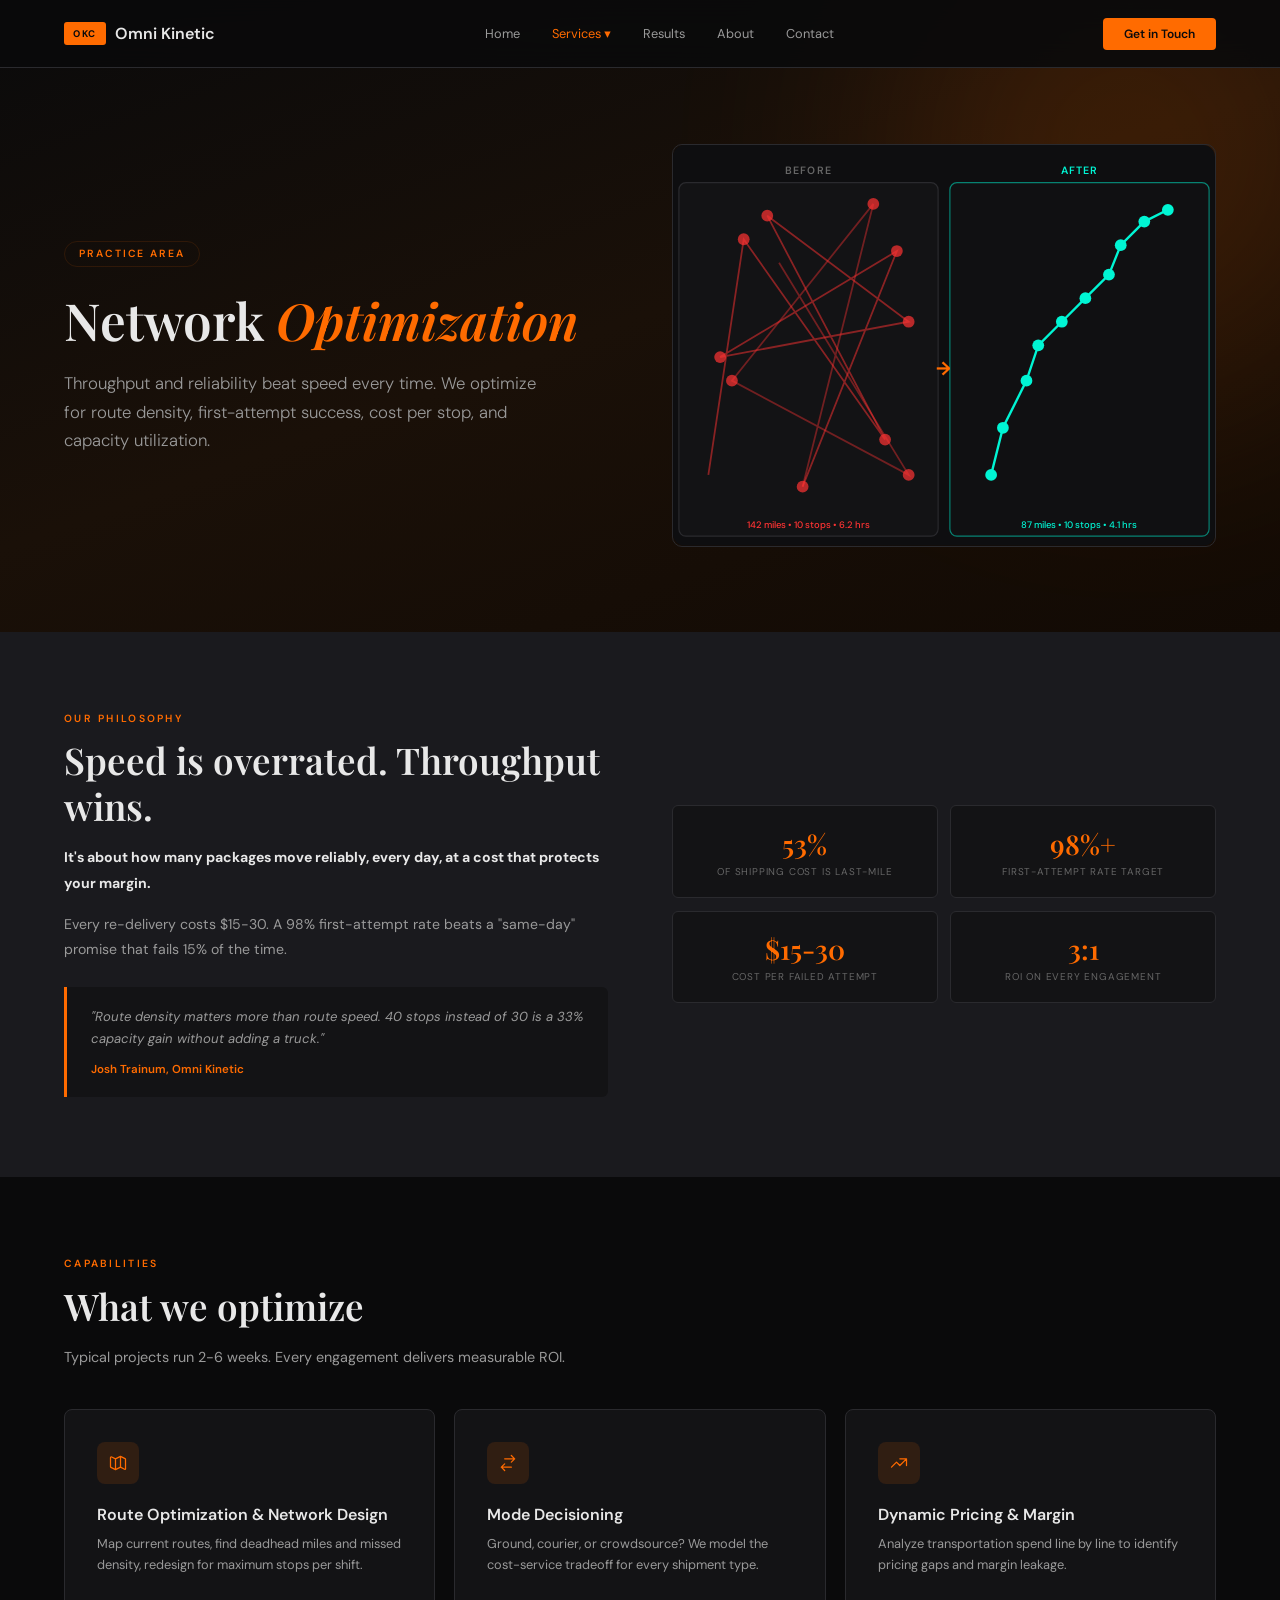
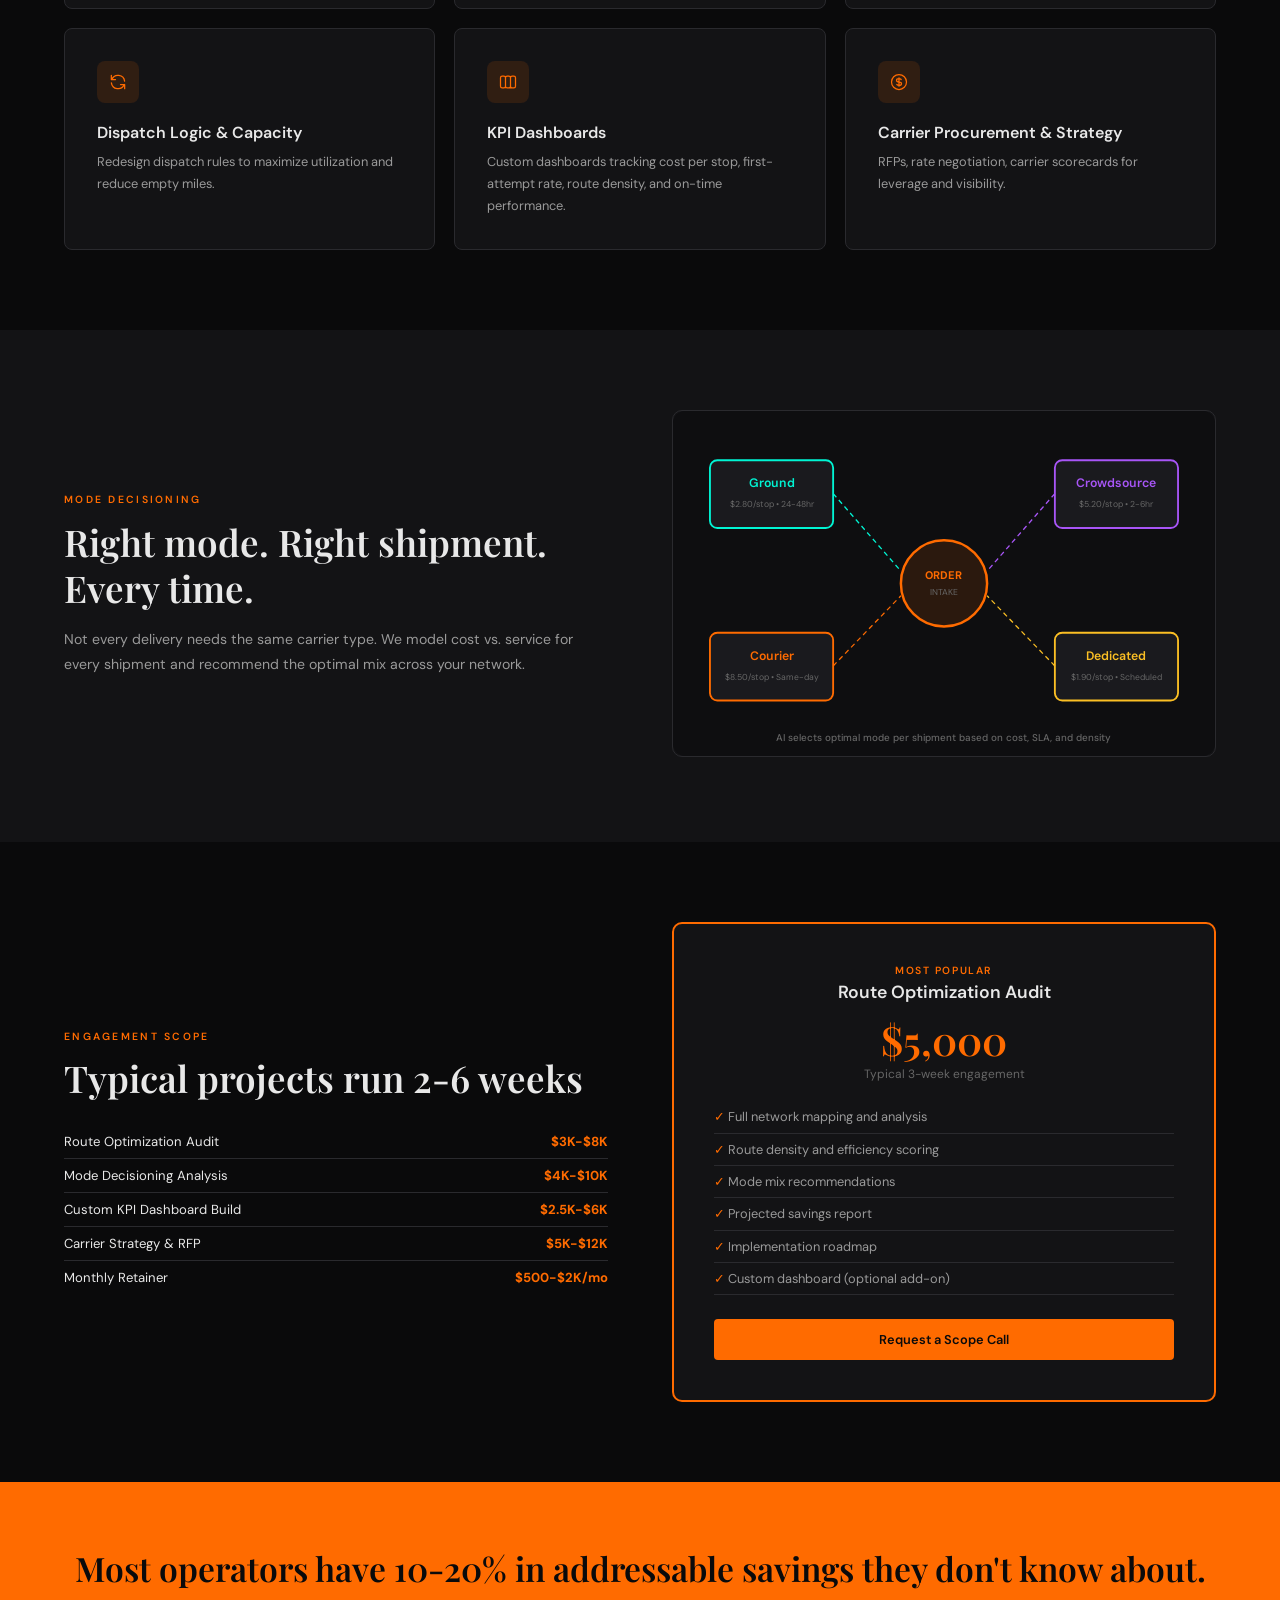
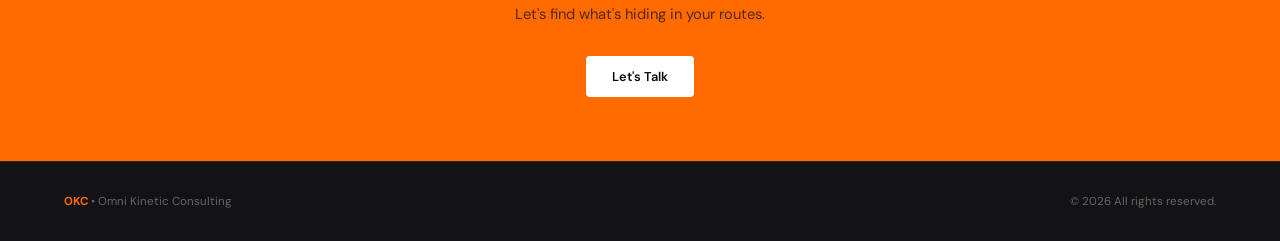
<file: network-optimization.html>
<!DOCTYPE html>
<html lang="en">
<head>
<meta charset="UTF-8">
<meta name="viewport" content="width=device-width, initial-scale=1.0">
<title>Network Optimization | Omni Kinetic Consulting</title>
<link href="https://fonts.googleapis.com/css2?family=DM+Sans:wght@300;400;500;600;700&family=Playfair+Display:ital,wght@0,400;0,500;0,600;0,700;1,400&display=swap" rel="stylesheet">
<style>
:root{--bg:#0a0a0b;--bg2:#131315;--bg3:#1a1a1e;--bdr:#2a2a2e;--t1:#e8e8e8;--t2:#9a9a9a;--t3:#666;--or:#ff6b00;--ord:rgba(255,107,0,.12);--org:rgba(255,107,0,.06);--tl:#00f5d4;--tld:rgba(0,245,212,.1);--w:#fff;--sf:'Playfair Display',Georgia,serif;--sn:'DM Sans',system-ui,sans-serif}
*{margin:0;padding:0;box-sizing:border-box}html{scroll-behavior:smooth}body{font-family:var(--sn);color:var(--t1);background:var(--bg);-webkit-font-smoothing:antialiased}a{color:inherit}
nav{position:fixed;top:0;width:100%;z-index:100;background:rgba(10,10,11,.92);backdrop-filter:blur(14px);border-bottom:1px solid var(--bdr);padding:0 4rem;display:flex;justify-content:space-between;align-items:center;height:68px}
.nl{font-size:1rem;font-weight:600;color:var(--t1);text-decoration:none;display:flex;align-items:center;gap:.6rem}.mk{background:var(--or);color:var(--bg);font-size:.6rem;font-weight:700;letter-spacing:.18em;padding:.3rem .55rem;border-radius:3px}
.nv{display:flex;gap:0;list-style:none}.nv>li{position:relative}.nv>li>a{font-size:.8rem;font-weight:400;color:var(--t2);text-decoration:none;padding:1.3rem 1rem;display:block;transition:color .2s}.nv>li>a:hover,.nv>li>a.active{color:var(--or)}
.dd{display:none;position:absolute;top:100%;left:0;background:var(--bg3);border:1px solid var(--bdr);border-radius:6px;min-width:280px;box-shadow:0 12px 40px rgba(0,0,0,.4);padding:.4rem 0;z-index:200}.nv li:hover .dd{display:block}.dd a{display:block;padding:.65rem 1.2rem;font-size:.8rem;color:var(--t2);text-decoration:none;transition:background .15s}.dd a:hover{background:var(--ord);color:var(--or)}.dd a small{display:block;font-size:.7rem;color:var(--t3);margin-top:.1rem}
.nc{font-size:.75rem;font-weight:600;color:var(--bg);background:var(--or);padding:.5rem 1.3rem;border-radius:4px;text-decoration:none}.nc:hover{background:#e55f00}
.mobt{display:none;cursor:pointer;background:none;border:none}.mobt span{display:block;width:22px;height:2px;background:var(--t1);margin:5px 0}
section{padding:5rem 4rem}.tg{font-size:.65rem;font-weight:600;letter-spacing:.22em;text-transform:uppercase;color:var(--or);margin-bottom:.8rem}.tt{font-family:var(--sf);font-size:clamp(1.7rem,3vw,2.3rem);font-weight:600;line-height:1.25;margin-bottom:1rem}.ds{font-size:.9rem;font-weight:400;color:var(--t2);line-height:1.7;max-width:540px}
.sp{display:grid;grid-template-columns:1fr 1fr;gap:4rem;align-items:center}
.cg{display:grid;gap:1.2rem;margin-top:2.5rem}.c3{grid-template-columns:repeat(3,1fr)}.c2{grid-template-columns:repeat(2,1fr)}
.cd{background:var(--bg2);border:1px solid var(--bdr);border-radius:8px;padding:2rem;transition:all .3s}.cd:hover{border-color:var(--or);box-shadow:0 0 30px var(--org);transform:translateY(-2px)}
.ic{width:42px;height:42px;background:var(--ord);border-radius:8px;display:flex;align-items:center;justify-content:center;margin-bottom:1.2rem}.ic svg{width:20px;height:20px;stroke:var(--or);fill:none;stroke-width:1.5;stroke-linecap:round;stroke-linejoin:round}
.cd h3{font-size:1rem;font-weight:600;color:var(--t1);margin-bottom:.5rem}.cd p{font-size:.8rem;color:var(--t2);line-height:1.7}
.kb{background:var(--bg2);border:1px solid var(--bdr);border-radius:6px;padding:1.2rem;text-align:center}.kv2{font-family:var(--sf);font-size:1.7rem;font-weight:600;color:var(--or)}.kl2{font-size:.62rem;font-weight:400;color:var(--t3);text-transform:uppercase;letter-spacing:.08em;margin-top:.2rem}
.qb{margin-top:1.5rem;background:var(--bg2);border-left:3px solid var(--or);padding:1.2rem 1.5rem;border-radius:0 6px 6px 0}.qb p{font-size:.82rem;font-style:italic;color:var(--t2);line-height:1.7;margin-bottom:.4rem}.qb cite{font-size:.72rem;color:var(--or);font-style:normal;font-weight:600}
.pc{background:var(--bg2);border:2px solid var(--or);border-radius:10px;padding:2.5rem;text-align:center}.pc ul{list-style:none;text-align:left;margin-bottom:1.5rem}.pc ul li{font-size:.8rem;color:var(--t2);padding:.45rem 0;border-bottom:1px solid var(--bdr)}.pc ul li::before{content:'✓ ';color:var(--or);font-weight:700}
.btn{display:inline-block;font-family:var(--sn);font-size:.8rem;font-weight:600;padding:.75rem 1.6rem;border-radius:4px;text-decoration:none;transition:all .2s;border:none;cursor:pointer}.bo{background:var(--or);color:var(--bg)}.bo:hover{background:#e55f00}.bw{background:var(--w);color:var(--bg)}.bw:hover{background:#f0f0f0}
.cb{background:var(--or);color:var(--bg);text-align:center;padding:4rem}.cb h2{font-family:var(--sf);font-size:clamp(1.5rem,3vw,2.1rem);font-weight:600;margin-bottom:.8rem}.cb p{font-size:.92rem;color:rgba(10,10,11,.7);max-width:440px;margin:0 auto 1.8rem;line-height:1.6}
footer{background:var(--bg2);border-top:1px solid var(--bdr);color:var(--t3);padding:2rem 4rem;display:flex;justify-content:space-between;align-items:center;font-size:.72rem}footer strong{color:var(--or)}
.rv{opacity:0;transform:translateY(18px);transition:opacity .4s ease,transform .4s ease}.rv.v{opacity:1;transform:translateY(0)}
.mm{display:none;position:fixed;inset:0;background:var(--bg);z-index:200;flex-direction:column;justify-content:center;align-items:center;gap:1.5rem}.mm.open{display:flex}.mm a{font-size:1.2rem;font-weight:500;color:var(--t1);text-decoration:none}.mm a:hover{color:var(--or)}.mc{position:absolute;top:1rem;right:1.5rem;font-size:1.8rem;color:var(--t1);cursor:pointer;background:none;border:none}
@media(max-width:1024px){section{padding:3.5rem 2rem}nav{padding:0 1.5rem}.cg.c3,.cg.c2,.sp{grid-template-columns:1fr}footer{padding:1.5rem 2rem;flex-direction:column;gap:.5rem;text-align:center}}
@media(max-width:768px){.nv,.nc{display:none}.mobt{display:block}.fr{grid-template-columns:1fr}}
</style>
</head>
<body>
<nav><a href="index.html" class="nl"><span class="mk">OKC</span> Omni Kinetic</a><ul class="nv"><li><a href="index.html">Home</a></li><li><a href="#" class="active">Services &#9662;</a><div class="dd"><a href="network-optimization.html"><strong>Network Optimization</strong></a><a href="kinetic-safety.html"><strong>Kinetic Safety & Compliance</strong></a><a href="gig-platform.html"><strong>Gig Services Platform</strong></a></div></li><li><a href="index.html#results">Results</a></li><li><a href="index.html#about">About</a></li><li><a href="index.html#contact">Contact</a></li></ul><a href="index.html#contact" class="nc">Get in Touch</a><button class="mobt" onclick="document.querySelector('.mm').classList.add('open')"><span></span><span></span><span></span></button></nav>
<div class="mm"><button class="mc" onclick="this.parentElement.classList.remove('open')">&times;</button><a href="index.html">Home</a><a href="network-optimization.html">Network Optimization</a><a href="kinetic-safety.html">Kinetic Safety</a><a href="gig-platform.html">Gig Platform</a><a href="index.html#contact">Contact</a></div>

<!-- HERO with before/after route SVG -->
<section style="padding:9rem 4rem 5rem;background:linear-gradient(160deg,#0a0a0b,#1a1008 50%,#120a04);position:relative;overflow:hidden">
  <div style="position:absolute;width:500px;height:500px;border-radius:50%;filter:blur(120px);opacity:.15;background:var(--or);top:-100px;right:-100px"></div>
  <div class="sp" style="position:relative">
    <div>
      <div style="display:inline-block;font-size:.65rem;font-weight:600;letter-spacing:.18em;text-transform:uppercase;color:var(--or);border:1px solid var(--ord);padding:.35rem .9rem;border-radius:20px;margin-bottom:1.5rem">Practice Area</div>
      <h1 style="font-family:var(--sf);font-size:clamp(2.2rem,5vw,3.2rem);font-weight:600;line-height:1.15;margin-bottom:1.2rem">Network <em style="font-style:italic;color:var(--or)">Optimization</em></h1>
      <p style="font-size:1.05rem;font-weight:300;line-height:1.7;color:var(--t2);max-width:480px">Throughput and reliability beat speed every time. We optimize for route density, first-attempt success, cost per stop, and capacity utilization.</p>
    </div>
    <!-- Before / After Route SVG -->
    <div class="rv">
      <svg viewBox="0 0 460 340" xmlns="http://www.w3.org/2000/svg" style="width:100%;border-radius:10px;border:1px solid var(--bdr)">
        <rect width="460" height="340" fill="#0e0e10" rx="10"/>
        <!-- Before side -->
        <text x="115" y="25" text-anchor="middle" fill="var(--t3)" font-size="9" font-family="DM Sans" font-weight="600" letter-spacing="1">BEFORE</text>
        <rect x="5" y="32" width="220" height="300" rx="6" fill="#131315" stroke="#2a2a2e" stroke-width="1"/>
        <!-- Messy routes -->
        <path d="M30,280 L60,80 L180,250 L80,60 L200,150 L40,180 L190,90 L110,290" stroke="#ff3333" stroke-width="1.5" fill="none" opacity="0.5"/>
        <path d="M110,290 L170,50 L50,200 L200,280 L90,100" stroke="#ff3333" stroke-width="1.5" fill="none" opacity="0.4"/>
        <!-- Scattered stops -->
        <circle cx="60" cy="80" r="5" fill="#ff3333" opacity="0.7"/><circle cx="180" cy="250" r="5" fill="#ff3333" opacity="0.7"/><circle cx="80" cy="60" r="5" fill="#ff3333" opacity="0.7"/><circle cx="200" cy="150" r="5" fill="#ff3333" opacity="0.7"/><circle cx="40" cy="180" r="5" fill="#ff3333" opacity="0.7"/><circle cx="190" cy="90" r="5" fill="#ff3333" opacity="0.7"/><circle cx="110" cy="290" r="5" fill="#ff3333" opacity="0.7"/><circle cx="170" cy="50" r="5" fill="#ff3333" opacity="0.7"/><circle cx="50" cy="200" r="5" fill="#ff3333" opacity="0.7"/><circle cx="200" cy="280" r="5" fill="#ff3333" opacity="0.7"/>
        <text x="115" y="325" text-anchor="middle" fill="#ff3333" font-size="8" font-family="DM Sans" font-weight="500">142 miles &bull; 10 stops &bull; 6.2 hrs</text>

        <!-- After side -->
        <text x="345" y="25" text-anchor="middle" fill="var(--tl)" font-size="9" font-family="DM Sans" font-weight="600" letter-spacing="1">AFTER</text>
        <rect x="235" y="32" width="220" height="300" rx="6" fill="#131315" stroke="var(--tl)" stroke-width="1" opacity="0.5"/>
        <!-- Clean optimized route -->
        <path d="M270,280 L280,240 L300,200 L310,170 L330,150 L350,130 L370,110 L380,85 L400,65 L420,55" stroke="var(--tl)" stroke-width="2" fill="none" stroke-linecap="round">
          <animate attributeName="stroke-dasharray" from="0,1000" to="500,0" dur="2s" fill="freeze"/>
        </path>
        <!-- Clustered stops -->
        <circle cx="270" cy="280" r="5" fill="var(--tl)"/><circle cx="280" cy="240" r="5" fill="var(--tl)"/><circle cx="300" cy="200" r="5" fill="var(--tl)"/><circle cx="310" cy="170" r="5" fill="var(--tl)"/><circle cx="330" cy="150" r="5" fill="var(--tl)"/><circle cx="350" cy="130" r="5" fill="var(--tl)"/><circle cx="370" cy="110" r="5" fill="var(--tl)"/><circle cx="380" cy="85" r="5" fill="var(--tl)"/><circle cx="400" cy="65" r="5" fill="var(--tl)"/><circle cx="420" cy="55" r="5" fill="var(--tl)"/>
        <text x="345" y="325" text-anchor="middle" fill="var(--tl)" font-size="8" font-family="DM Sans" font-weight="500">87 miles &bull; 10 stops &bull; 4.1 hrs</text>

        <!-- Arrow -->
        <text x="230" y="195" text-anchor="middle" fill="var(--or)" font-size="16" font-weight="700">&#8594;</text>
      </svg>
    </div>
  </div>
</section>

<!-- PHILOSOPHY -->
<section style="background:var(--bg3)">
  <div class="sp">
    <div class="rv">
      <p class="tg">Our Philosophy</p>
      <h2 class="tt">Speed is overrated. Throughput wins.</h2>
      <p style="font-size:.88rem;color:var(--t2);line-height:1.8"><strong style="color:var(--t1)">It's about how many packages move reliably, every day, at a cost that protects your margin.</strong></p>
      <p style="font-size:.88rem;color:var(--t2);line-height:1.8;margin-top:1rem">Every re-delivery costs $15-30. A 98% first-attempt rate beats a "same-day" promise that fails 15% of the time.</p>
      <div class="qb"><p>"Route density matters more than route speed. 40 stops instead of 30 is a 33% capacity gain without adding a truck."</p><cite>Josh Trainum, Omni Kinetic</cite></div>
    </div>
    <div class="rv">
      <div style="display:grid;grid-template-columns:1fr 1fr;gap:.8rem">
        <div class="kb"><div class="kv2">53%</div><div class="kl2">of shipping cost is last-mile</div></div>
        <div class="kb"><div class="kv2">98%+</div><div class="kl2">first-attempt rate target</div></div>
        <div class="kb"><div class="kv2">$15-30</div><div class="kl2">cost per failed attempt</div></div>
        <div class="kb"><div class="kv2">3:1</div><div class="kl2">ROI on every engagement</div></div>
      </div>
    </div>
  </div>
</section>

<!-- CAPABILITIES with Mode Decisioning SVG -->
<section>
  <div class="rv"><p class="tg">Capabilities</p><h2 class="tt">What we optimize</h2><p class="ds">Typical projects run 2-6 weeks. Every engagement delivers measurable ROI.</p></div>
  <div class="cg c3">
    <div class="cd rv"><div class="ic"><svg viewBox="0 0 24 24"><path d="M9 20l-5.447-2.724A1 1 0 013 16.382V5.618a1 1 0 011.447-.894L9 7m0 13l6-3m-6 3V7m6 10l5.447 2.724A1 1 0 0021 18.382V7.618a1 1 0 00-.553-.894L15 4m0 13V4m0 0L9 7"/></svg></div><h3>Route Optimization & Network Design</h3><p>Map current routes, find deadhead miles and missed density, redesign for maximum stops per shift.</p></div>
    <div class="cd rv"><div class="ic"><svg viewBox="0 0 24 24"><path d="M8 7h12m0 0l-4-4m4 4l-4 4m0 6H4m0 0l4 4m-4-4l4-4"/></svg></div><h3>Mode Decisioning</h3><p>Ground, courier, or crowdsource? We model the cost-service tradeoff for every shipment type.</p></div>
    <div class="cd rv"><div class="ic"><svg viewBox="0 0 24 24"><path d="M13 7h8m0 0v8m0-8l-8 8-4-4-6 6"/></svg></div><h3>Dynamic Pricing & Margin</h3><p>Analyze transportation spend line by line to identify pricing gaps and margin leakage.</p></div>
    <div class="cd rv"><div class="ic"><svg viewBox="0 0 24 24"><path d="M4 4v5h.582m15.356 2A8.001 8.001 0 004.582 9m0 0H9m11 11v-5h-.581m0 0a8.003 8.003 0 01-15.357-2m15.357 2H15"/></svg></div><h3>Dispatch Logic & Capacity</h3><p>Redesign dispatch rules to maximize utilization and reduce empty miles.</p></div>
    <div class="cd rv"><div class="ic"><svg viewBox="0 0 24 24"><path d="M9 17V7m0 10a2 2 0 01-2 2H5a2 2 0 01-2-2V7a2 2 0 012-2h2a2 2 0 012 2m0 10a2 2 0 002 2h2a2 2 0 002-2M9 7a2 2 0 012-2h2a2 2 0 012 2m0 10V7m0 10a2 2 0 002 2h2a2 2 0 002-2V7a2 2 0 00-2-2h-2a2 2 0 00-2 2"/></svg></div><h3>KPI Dashboards</h3><p>Custom dashboards tracking cost per stop, first-attempt rate, route density, and on-time performance.</p></div>
    <div class="cd rv"><div class="ic"><svg viewBox="0 0 24 24"><path d="M12 8c-1.657 0-3 .895-3 2s1.343 2 3 2 3 .895 3 2-1.343 2-3 2m0-8c1.11 0 2.08.402 2.599 1M12 8V7m0 1v8m0 0v1m0-1c-1.11 0-2.08-.402-2.599-1M21 12a9 9 0 11-18 0 9 9 0 0118 0z"/></svg></div><h3>Carrier Procurement & Strategy</h3><p>RFPs, rate negotiation, carrier scorecards for leverage and visibility.</p></div>
  </div>
</section>

<!-- MODE DECISIONING SVG -->
<section style="background:var(--bg2)">
  <div class="sp">
    <div class="rv">
      <p class="tg">Mode Decisioning</p>
      <h2 class="tt">Right mode. Right shipment. Every time.</h2>
      <p style="font-size:.88rem;color:var(--t2);line-height:1.8">Not every delivery needs the same carrier type. We model cost vs. service for every shipment and recommend the optimal mix across your network.</p>
    </div>
    <div class="rv">
      <svg viewBox="0 0 440 280" xmlns="http://www.w3.org/2000/svg" style="width:100%;border-radius:10px;border:1px solid var(--bdr)">
        <rect width="440" height="280" fill="#0e0e10" rx="10"/>
        <!-- Center node -->
        <circle cx="220" cy="140" r="35" fill="var(--ord)" stroke="var(--or)" stroke-width="2"/>
        <text x="220" y="136" text-anchor="middle" fill="var(--or)" font-size="9" font-family="DM Sans" font-weight="700">ORDER</text>
        <text x="220" y="149" text-anchor="middle" fill="var(--t3)" font-size="7" font-family="DM Sans">INTAKE</text>
        <!-- Ground -->
        <rect x="30" y="40" width="100" height="55" rx="6" fill="#1a1a1e" stroke="var(--tl)" stroke-width="1.5"/>
        <text x="80" y="62" text-anchor="middle" fill="var(--tl)" font-size="10" font-family="DM Sans" font-weight="600">Ground</text>
        <text x="80" y="78" text-anchor="middle" fill="var(--t3)" font-size="7" font-family="DM Sans">$2.80/stop &bull; 24-48hr</text>
        <line x1="130" y1="67" x2="185" y2="130" stroke="var(--tl)" stroke-width="1" stroke-dasharray="4,3"/>
        <!-- Courier -->
        <rect x="30" y="180" width="100" height="55" rx="6" fill="#1a1a1e" stroke="var(--or)" stroke-width="1.5"/>
        <text x="80" y="202" text-anchor="middle" fill="var(--or)" font-size="10" font-family="DM Sans" font-weight="600">Courier</text>
        <text x="80" y="218" text-anchor="middle" fill="var(--t3)" font-size="7" font-family="DM Sans">$8.50/stop &bull; Same-day</text>
        <line x1="130" y1="207" x2="185" y2="150" stroke="var(--or)" stroke-width="1" stroke-dasharray="4,3"/>
        <!-- Crowdsource -->
        <rect x="310" y="40" width="100" height="55" rx="6" fill="#1a1a1e" stroke="#a855f7" stroke-width="1.5"/>
        <text x="360" y="62" text-anchor="middle" fill="#a855f7" font-size="10" font-family="DM Sans" font-weight="600">Crowdsource</text>
        <text x="360" y="78" text-anchor="middle" fill="var(--t3)" font-size="7" font-family="DM Sans">$5.20/stop &bull; 2-6hr</text>
        <line x1="310" y1="67" x2="255" y2="130" stroke="#a855f7" stroke-width="1" stroke-dasharray="4,3"/>
        <!-- Dedicated -->
        <rect x="310" y="180" width="100" height="55" rx="6" fill="#1a1a1e" stroke="#fbbf24" stroke-width="1.5"/>
        <text x="360" y="202" text-anchor="middle" fill="#fbbf24" font-size="10" font-family="DM Sans" font-weight="600">Dedicated</text>
        <text x="360" y="218" text-anchor="middle" fill="var(--t3)" font-size="7" font-family="DM Sans">$1.90/stop &bull; Scheduled</text>
        <line x1="310" y1="207" x2="255" y2="150" stroke="#fbbf24" stroke-width="1" stroke-dasharray="4,3"/>
        <!-- Bottom label -->
        <text x="220" y="268" text-anchor="middle" fill="var(--t3)" font-size="8" font-family="DM Sans" font-weight="500">AI selects optimal mode per shipment based on cost, SLA, and density</text>
      </svg>
    </div>
  </div>
</section>

<!-- PRICING -->
<section>
  <div class="sp">
    <div class="rv">
      <p class="tg">Engagement Scope</p>
      <h2 class="tt">Typical projects run 2-6 weeks</h2>
      <ul style="list-style:none;margin-top:1.5rem">
        <li style="padding:.5rem 0;border-bottom:1px solid var(--bdr);font-size:.82rem;display:flex;justify-content:space-between"><span>Route Optimization Audit</span><strong style="color:var(--or)">$3K-$8K</strong></li>
        <li style="padding:.5rem 0;border-bottom:1px solid var(--bdr);font-size:.82rem;display:flex;justify-content:space-between"><span>Mode Decisioning Analysis</span><strong style="color:var(--or)">$4K-$10K</strong></li>
        <li style="padding:.5rem 0;border-bottom:1px solid var(--bdr);font-size:.82rem;display:flex;justify-content:space-between"><span>Custom KPI Dashboard Build</span><strong style="color:var(--or)">$2.5K-$6K</strong></li>
        <li style="padding:.5rem 0;border-bottom:1px solid var(--bdr);font-size:.82rem;display:flex;justify-content:space-between"><span>Carrier Strategy & RFP</span><strong style="color:var(--or)">$5K-$12K</strong></li>
        <li style="padding:.5rem 0;font-size:.82rem;display:flex;justify-content:space-between"><span>Monthly Retainer</span><strong style="color:var(--or)">$500-$2K/mo</strong></li>
      </ul>
    </div>
    <div class="rv">
      <div class="pc">
        <div style="font-size:.65rem;font-weight:600;color:var(--or);text-transform:uppercase;letter-spacing:.15em;margin-bottom:.3rem">Most Popular</div>
        <div style="font-size:1.1rem;font-weight:600;margin-bottom:.6rem">Route Optimization Audit</div>
        <div style="font-family:var(--sf);font-size:2.5rem;font-weight:600;color:var(--or)">$5,000</div>
        <div style="font-size:.75rem;color:var(--t3);margin-bottom:1.2rem">Typical 3-week engagement</div>
        <ul><li>Full network mapping and analysis</li><li>Route density and efficiency scoring</li><li>Mode mix recommendations</li><li>Projected savings report</li><li>Implementation roadmap</li><li>Custom dashboard (optional add-on)</li></ul>
        <a href="index.html#contact" class="btn bo" style="width:100%;text-align:center">Request a Scope Call</a>
      </div>
    </div>
  </div>
</section>

<div class="cb"><h2>Most operators have 10-20% in addressable savings they don't know about.</h2><p>Let's find what's hiding in your routes.</p><a href="index.html#contact" class="btn bw">Let's Talk</a></div>
<footer><div><strong>OKC</strong> &bull; Omni Kinetic Consulting</div><div>&copy; 2026 All rights reserved.</div></footer>
<script>const o=new IntersectionObserver(e=>{e.forEach(el=>{if(el.isIntersecting)el.target.classList.add('v')})},{threshold:.1,rootMargin:'0px 0px -30px 0px'});document.querySelectorAll('.rv').forEach(el=>o.observe(el));</script>
</body>
</html>
</file>
